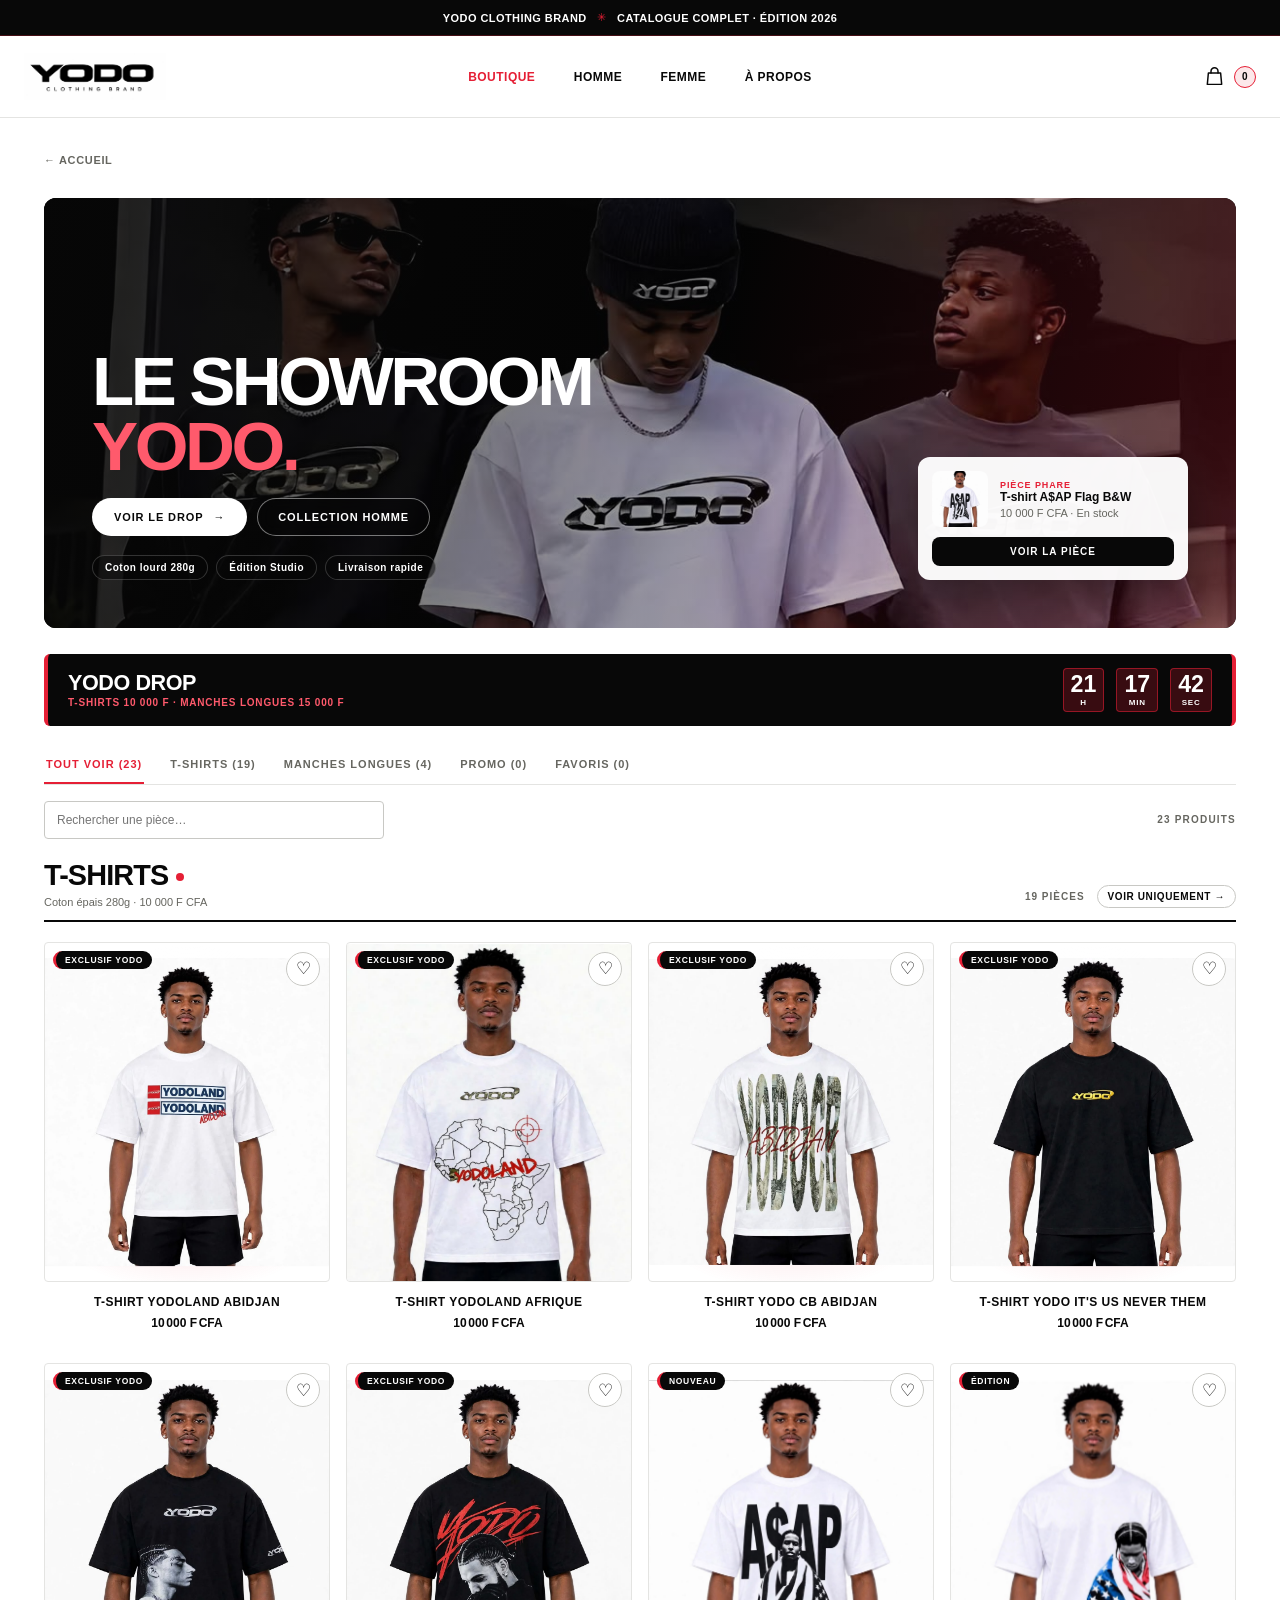
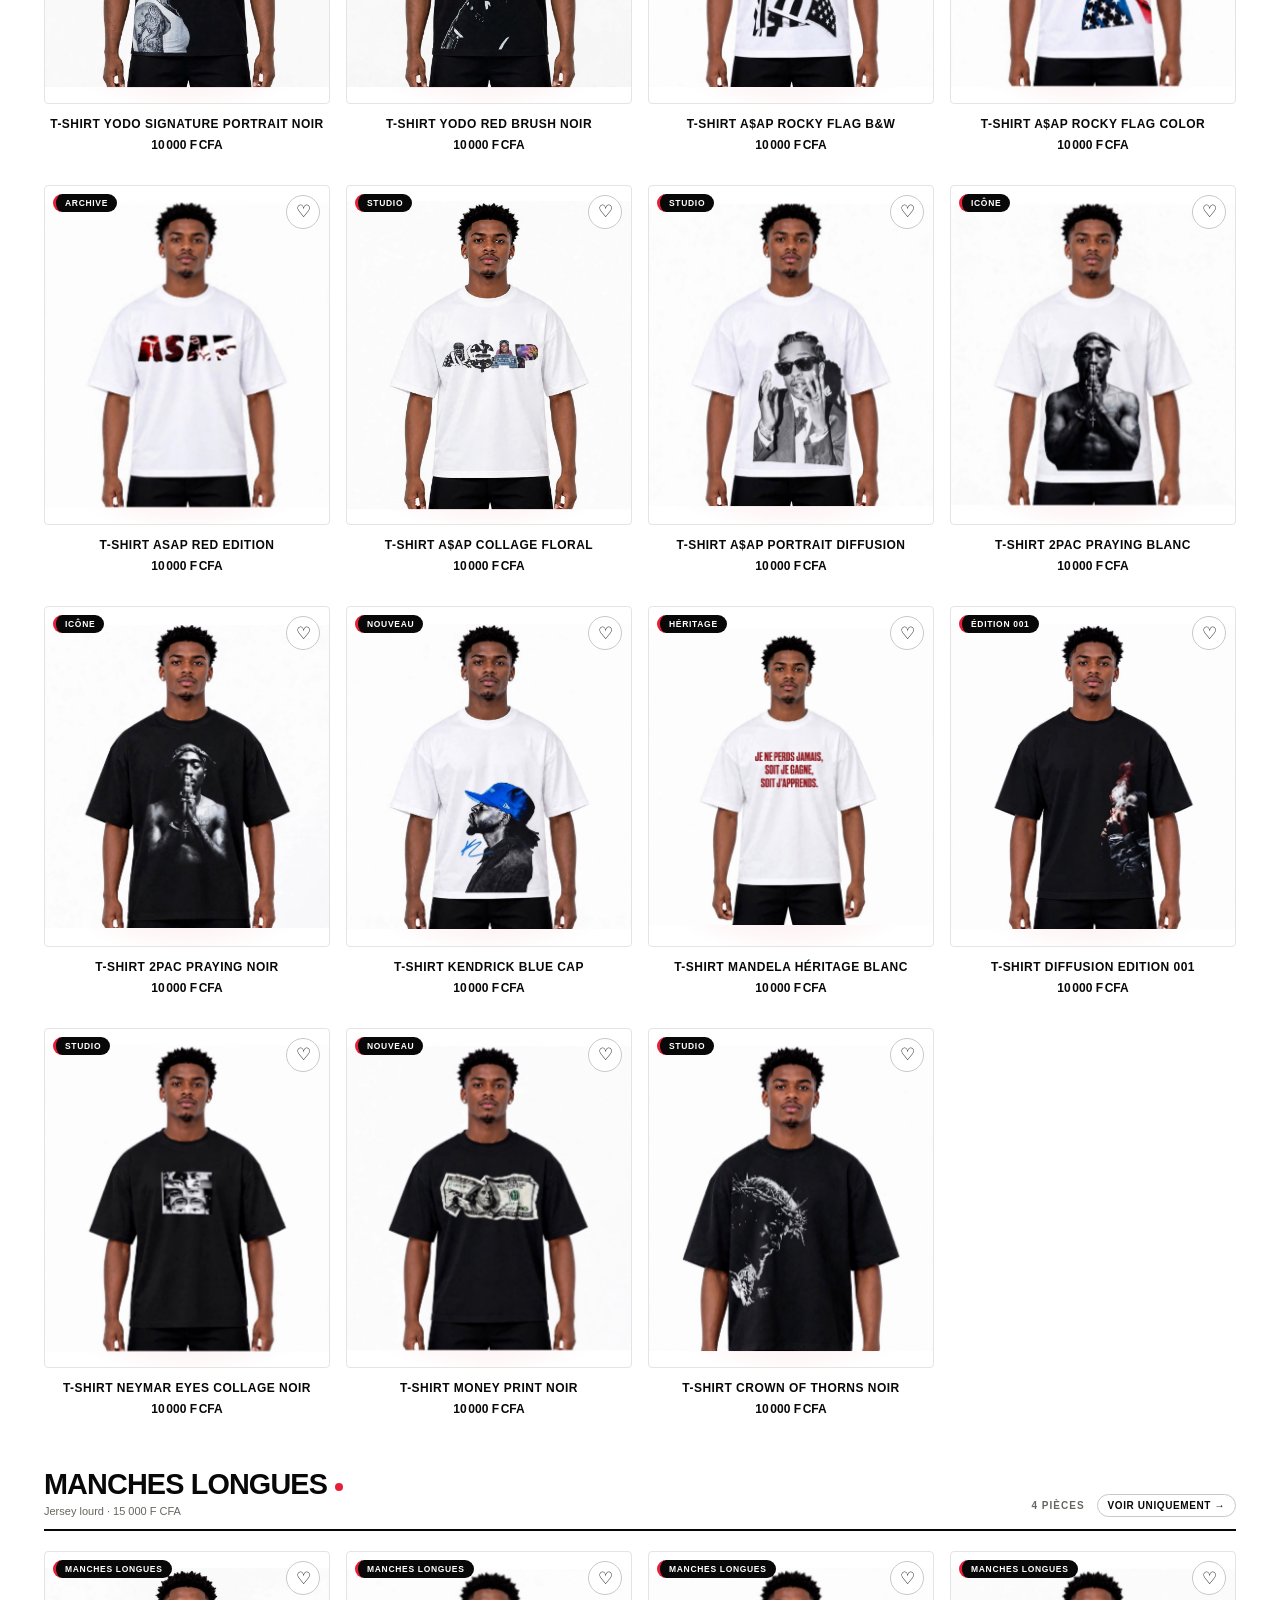
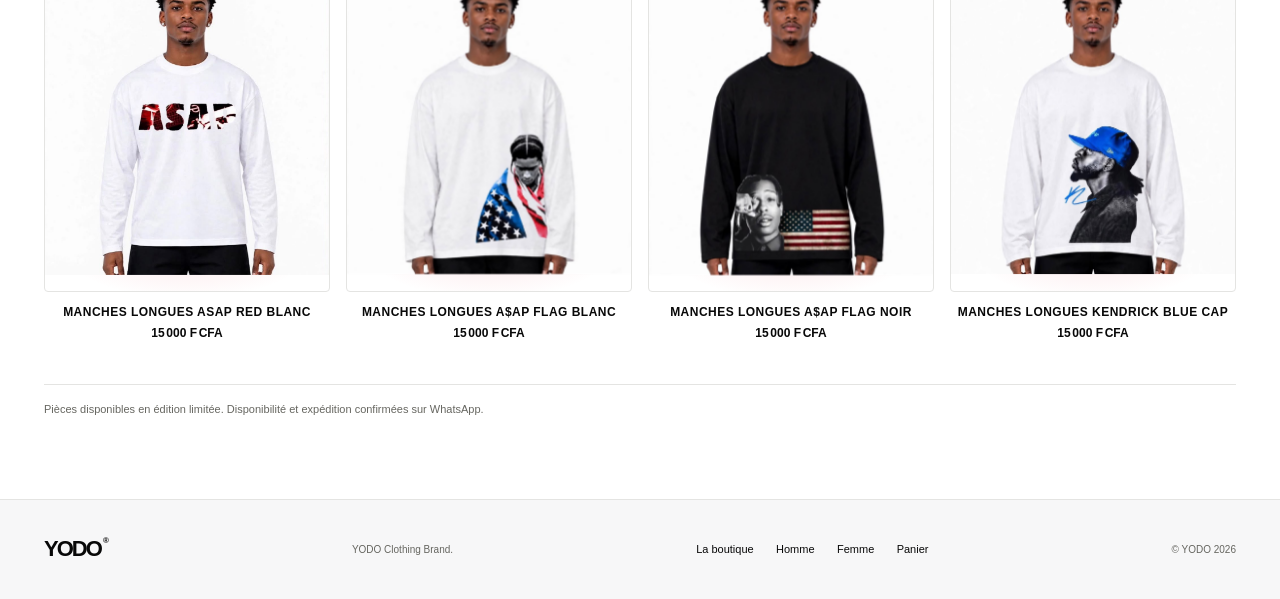
<file: pages/boutique.html>
<!doctype html>
<html lang="fr">
  <head>
    <meta charset="utf-8">
    <meta name="viewport" content="width=device-width, initial-scale=1">
    <meta name="theme-color" content="#FFFFFF">
    <meta name="description" content="Parcourez la boutique officielle YODO : T-shirts 10 000 F CFA et Manches Longues 15 000 F CFA.">
    <title>Boutique - YODO</title>
    <link rel="icon" type="image/svg+xml" href="../favicon.svg">
    <link rel="stylesheet" href="../style.css">
  </head>
  <body data-collection="all">
    <div class="announcement">YODO Clothing Brand <span aria-hidden="true">✳</span> Catalogue Complet · Édition 2026</div>
    <header class="site-header">
      <a class="brand" href="../index.html" aria-label="YODO, accueil"><img src="../assets/images/logo-yodo-brand.jpg" alt="YODO"></a>
      <button class="menu-toggle" type="button" aria-expanded="false" aria-controls="main-nav">Menu</button>
      <nav class="main-nav" id="main-nav" aria-label="Navigation principale">
        <a href="boutique.html" aria-current="page">Boutique</a>
        <a href="homme.html">Homme</a>
        <a href="femme.html">Femme</a>
        <a href="../index.html#histoire">À propos</a>
      </nav>
      <a class="cart-trigger" href="panier.html" data-cart-link aria-label="Ouvrir le panier, 0 article">
        <svg class="cart-icon" viewBox="0 0 24 24" aria-hidden="true" focusable="false">
          <path d="M5 8h14l1.2 13H3.8L5 8Z"/>
          <path d="M8 8V6a4 4 0 0 1 8 0v2"/>
        </svg>
        <span class="cart-count" data-cart-count>0</span>
      </a>
    </header>
    <main class="catalog-page section-wrap">
      <a class="back-link" href="../index.html">← Accueil</a>

      <section class="editorial-hero-banner" aria-labelledby="boutique-title">
        <img class="editorial-hero-bg" src="../assets/images/lookbook-yodo-models.jpg" alt="Trois mannequins portant les créations YODO">
        <div class="editorial-hero-scrim" aria-hidden="true"></div>
        <div class="editorial-hero-content">
          <div class="editorial-hero-left">
            <h1 id="boutique-title">Le Showroom<br><span>YODO.</span></h1>
            <div class="editorial-hero-pills">
              <a class="editorial-pill-primary" href="#product-grid">Voir le drop <span aria-hidden="true">→</span></a>
              <a class="editorial-pill-ghost" href="homme.html">Collection Homme</a>
            </div>
            <div class="editorial-hero-tags">
              <span>Coton lourd 280g</span>
              <span>Édition Studio</span>
              <span>Livraison rapide</span>
            </div>
          </div>
          <a class="editorial-spotlight-card" href="produit.html?id=tee-asap-flag-bw">
            <div class="spotlight-top">
              <img src="../assets/images/products/tee-asap-flag-bw/view-1.jpg" alt="T-shirt A$AP Rocky Flag B&amp;W">
              <div>
                <small>PIÈCE PHARE</small>
                <strong>T-shirt A$AP Flag B&amp;W</strong>
                <span>10 000 F CFA · En stock</span>
              </div>
            </div>
            <span class="spotlight-cta">VOIR LA PIÈCE</span>
          </a>
        </div>
      </section>

      <section class="bms-promo-banner" aria-label="Offre en cours">
        <div class="bms-promo-copy">
          <strong>YODO DROP</strong>
          <span>T-SHIRTS 10 000 F · MANCHES LONGUES 15 000 F</span>
        </div>
        <div class="bms-countdown" aria-label="Temps restant">
          <div><strong id="countdown-hours">21</strong><span>H</span></div>
          <div><strong id="countdown-mins">17</strong><span>MIN</span></div>
          <div><strong id="countdown-secs">07</strong><span>SEC</span></div>
        </div>
      </section>
      <nav class="bms-category-tabs" id="category-tabs" role="tablist" aria-label="Catégories">
        <button type="button" role="tab" class="bms-tab is-active" data-category="all" aria-selected="true">TOUT VOIR</button>
        <button type="button" role="tab" class="bms-tab" data-category="tshirt" aria-selected="false">T-SHIRTS</button>
        <button type="button" role="tab" class="bms-tab" data-category="longsleeve" aria-selected="false">MANCHES LONGUES</button>
        <button type="button" role="tab" class="bms-tab" data-category="promo" aria-selected="false">PROMO</button>
        <button type="button" class="bms-tab bms-tab-fav" id="show-favorites" aria-pressed="false">FAVORIS (<span id="favorite-count">0</span>)</button>
      </nav>
      <div class="bms-toolbar">
        <label class="bms-search-inline" for="catalog-search">
          <span class="sr-only">Rechercher un article</span>
          <input id="catalog-search" type="search" placeholder="Rechercher une pièce…" autocomplete="off">
        </label>
        <p id="filter-count" class="bms-count" aria-live="polite"></p>
      </div>
      <div class="product-grid bms-grid" id="product-grid"></div>
      <p class="product-empty" id="product-empty" role="status" hidden>Aucun article ne correspond à ces critères. Modifiez la recherche ou les filtres.</p>
      <p class="catalog-demo-note">Pièces disponibles en édition limitée. Disponibilité et expédition confirmées sur WhatsApp.</p>
    </main>
    <footer class="site-footer">
      <a class="footer-brand" href="../index.html" aria-label="YODO, retour à l’accueil">YODO<span>®</span></a>
      <p>YODO Clothing Brand.</p>
      <div class="footer-links"><a href="boutique.html">La boutique</a><a href="homme.html">Homme</a><a href="femme.html">Femme</a><a href="panier.html">Panier</a></div>
      <small>© YODO 2026</small>
    </footer>
    <script type="module" src="../js/site-header.js"></script>
    <script type="module" src="../js/catalog-page.js"></script>
    <script src="../js/page-transitions.js"></script>
  </body>
</html>
</file>
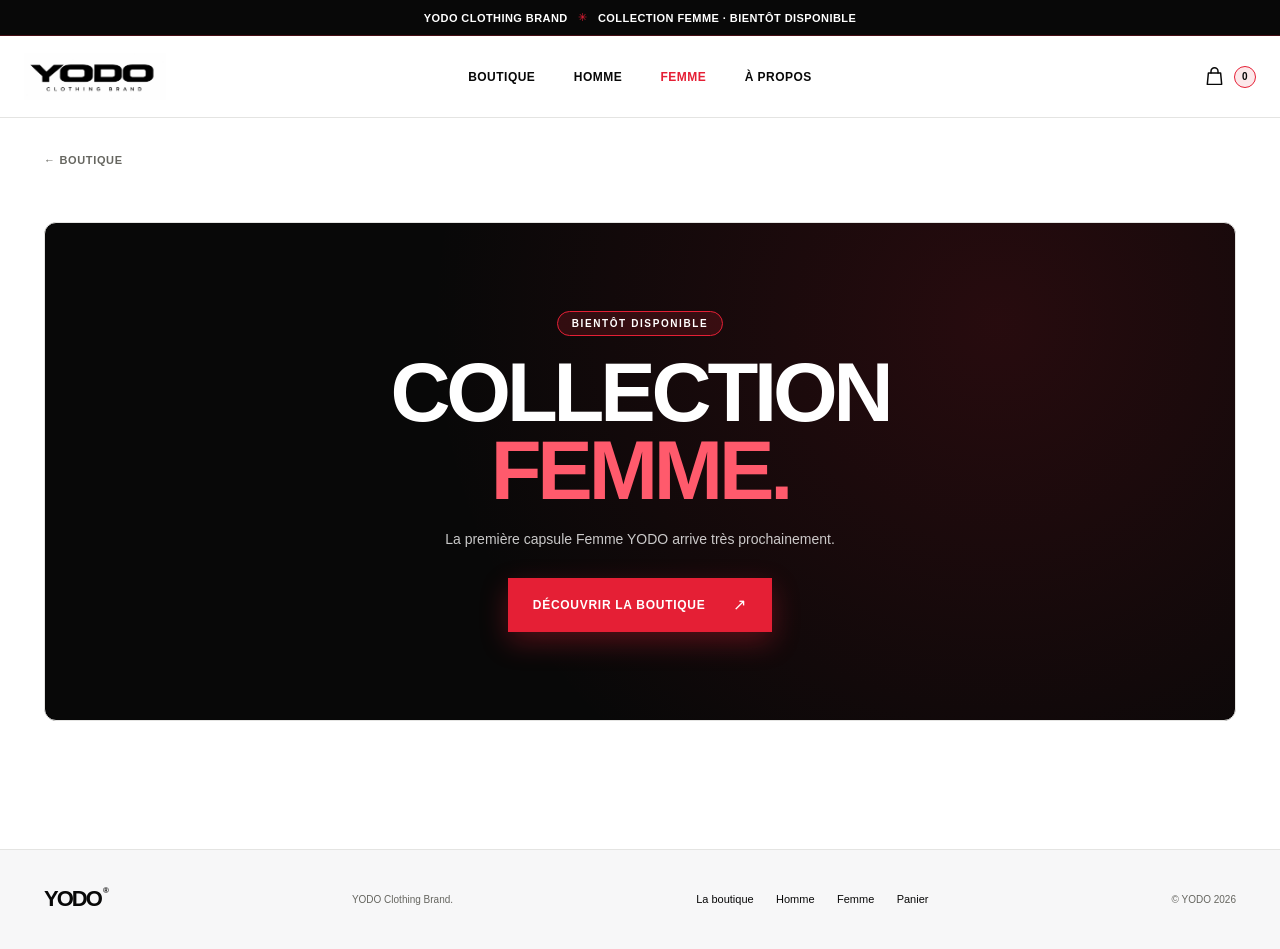
<file: pages/femme.html>
<!doctype html>
<html lang="fr">
  <head>
    <meta charset="utf-8">
    <meta name="viewport" content="width=device-width, initial-scale=1">
    <meta name="theme-color" content="#FFFFFF">
    <meta name="description" content="Collection Femme YODO — Bientôt disponible.">
    <title>Femme - YODO</title>
    <link rel="icon" type="image/svg+xml" href="../favicon.svg">
    <link rel="stylesheet" href="../style.css">
  </head>
  <body data-collection="femme">
    <div class="announcement">YODO Clothing Brand <span aria-hidden="true">✳</span> Collection Femme · Bientôt disponible</div>
    <header class="site-header">
      <a class="brand" href="../index.html" aria-label="YODO, accueil"><img src="../assets/images/logo-yodo-brand.jpg" alt="YODO"></a>
      <button class="menu-toggle" type="button" aria-expanded="false" aria-controls="main-nav">Menu</button>
      <nav class="main-nav" id="main-nav" aria-label="Navigation principale">
        <a href="boutique.html">Boutique</a>
        <a href="homme.html">Homme</a>
        <a href="femme.html" aria-current="page">Femme</a>
        <a href="../index.html#histoire">À propos</a>
      </nav>
      <a class="cart-trigger" href="panier.html" data-cart-link aria-label="Ouvrir le panier, 0 article">
        <svg class="cart-icon" viewBox="0 0 24 24" aria-hidden="true" focusable="false">
          <path d="M5 8h14l1.2 13H3.8L5 8Z"/>
          <path d="M8 8V6a4 4 0 0 1 8 0v2"/>
        </svg>
        <span class="cart-count" data-cart-count>0</span>
      </a>
    </header>
    <main class="catalog-page section-wrap">
      <a class="back-link" href="boutique.html">← Boutique</a>
      <section class="coming-soon-panel" aria-labelledby="femme-title">
        <span class="coming-soon-badge">BIENTÔT DISPONIBLE</span>
        <h1 id="femme-title">Collection<br><span>Femme.</span></h1>
        <p class="coming-soon-sub">La première capsule Femme YODO arrive très prochainement.</p>
        <a class="button hero-cta" href="boutique.html">Découvrir la boutique <span aria-hidden="true">↗</span></a>
      </section>
    </main>
    <footer class="site-footer">
      <a class="footer-brand" href="../index.html" aria-label="YODO, retour à l’accueil">YODO<span>®</span></a>
      <p>YODO Clothing Brand.</p>
      <div class="footer-links"><a href="boutique.html">La boutique</a><a href="homme.html">Homme</a><a href="femme.html">Femme</a><a href="panier.html">Panier</a></div>
      <small>© YODO 2026</small>
    </footer>
    <script type="module" src="../js/site-header.js"></script>
    <script src="../js/page-transitions.js"></script>
  </body>
</html>
</file>
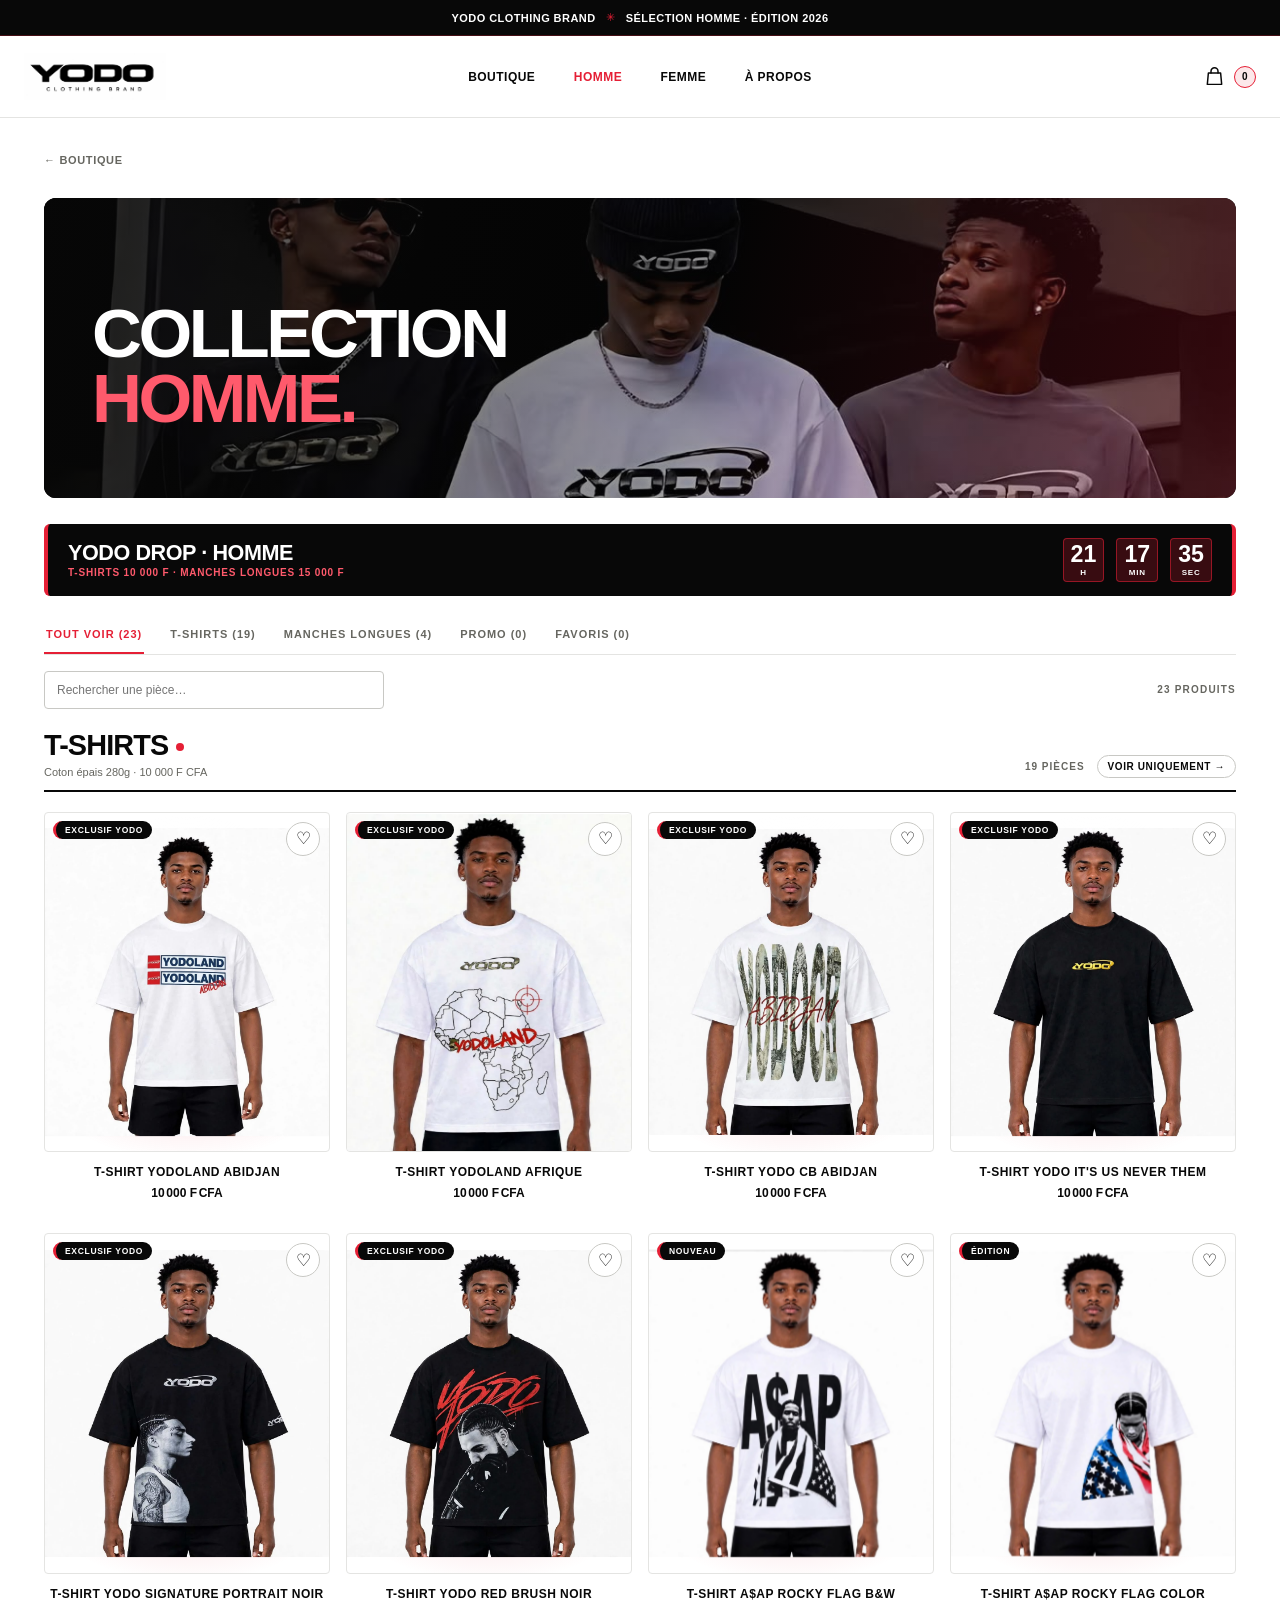
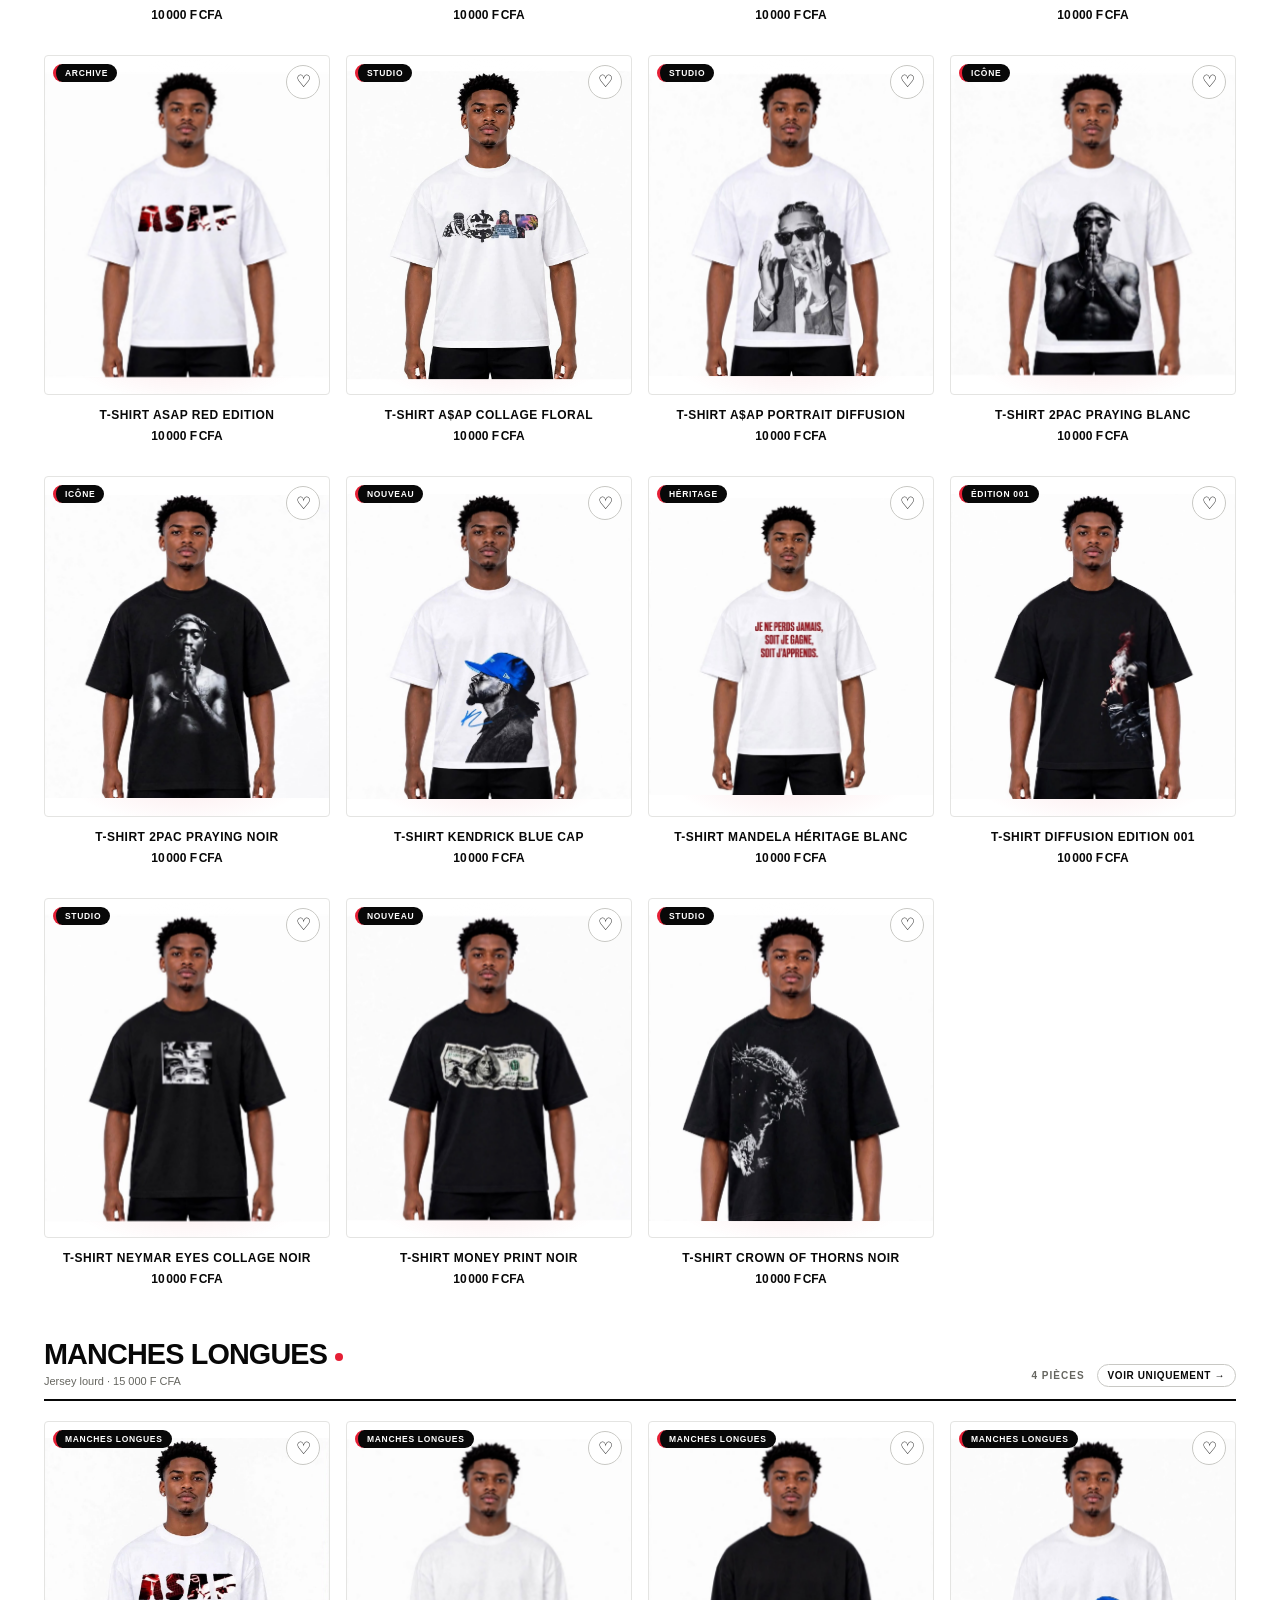
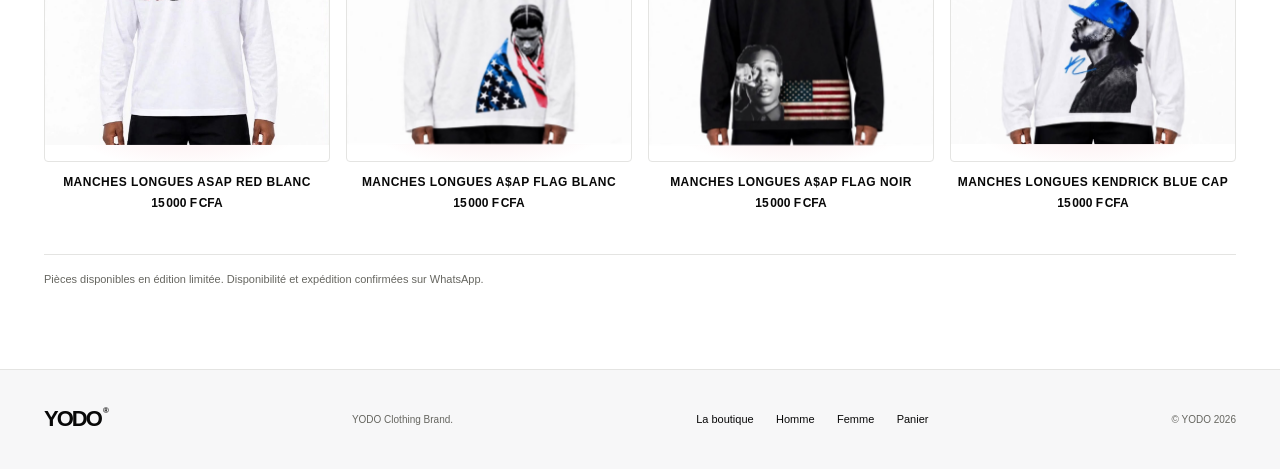
<file: pages/homme.html>
<!doctype html>
<html lang="fr">
  <head>
    <meta charset="utf-8">
    <meta name="viewport" content="width=device-width, initial-scale=1">
    <meta name="theme-color" content="#FFFFFF">
    <meta name="description" content="Collection Homme YODO : T-shirts et manches longues édition studio.">
    <title>Homme - YODO</title>
    <link rel="icon" type="image/svg+xml" href="../favicon.svg">
    <link rel="stylesheet" href="../style.css">
  </head>
  <body data-collection="homme">
    <div class="announcement">YODO Clothing Brand <span aria-hidden="true">✳</span> Sélection Homme · Édition 2026</div>
    <header class="site-header">
      <a class="brand" href="../index.html" aria-label="YODO, accueil"><img src="../assets/images/logo-yodo-brand.jpg" alt="YODO"></a>
      <button class="menu-toggle" type="button" aria-expanded="false" aria-controls="main-nav">Menu</button>
      <nav class="main-nav" id="main-nav" aria-label="Navigation principale">
        <a href="boutique.html">Boutique</a>
        <a href="homme.html" aria-current="page">Homme</a>
        <a href="femme.html">Femme</a>
        <a href="../index.html#histoire">À propos</a>
      </nav>
      <a class="cart-trigger" href="panier.html" data-cart-link aria-label="Ouvrir le panier, 0 article">
        <svg class="cart-icon" viewBox="0 0 24 24" aria-hidden="true" focusable="false">
          <path d="M5 8h14l1.2 13H3.8L5 8Z"/>
          <path d="M8 8V6a4 4 0 0 1 8 0v2"/>
        </svg>
        <span class="cart-count" data-cart-count>0</span>
      </a>
    </header>
    <main class="catalog-page section-wrap">
      <a class="back-link" href="boutique.html">← Boutique</a>
      <section class="editorial-hero-banner editorial-hero-compact" aria-labelledby="homme-title">
        <img class="editorial-hero-bg" src="../assets/images/lookbook-yodo-models.jpg" alt="Collection Homme YODO">
        <div class="editorial-hero-scrim" aria-hidden="true"></div>
        <div class="editorial-hero-content">
          <div class="editorial-hero-left">
            <h1 id="homme-title">Collection<br><span>Homme.</span></h1>
          </div>
        </div>
      </section>
      <section class="bms-promo-banner" aria-label="Offre en cours">
        <div class="bms-promo-copy">
          <strong>YODO DROP · HOMME</strong>
          <span>T-SHIRTS 10 000 F · MANCHES LONGUES 15 000 F</span>
        </div>
        <div class="bms-countdown" aria-label="Temps restant">
          <div><strong id="countdown-hours">21</strong><span>H</span></div>
          <div><strong id="countdown-mins">17</strong><span>MIN</span></div>
          <div><strong id="countdown-secs">07</strong><span>SEC</span></div>
        </div>
      </section>
      <nav class="bms-category-tabs" id="category-tabs" role="tablist" aria-label="Catégories">
        <button type="button" role="tab" class="bms-tab is-active" data-category="all" aria-selected="true">TOUT VOIR</button>
        <button type="button" role="tab" class="bms-tab" data-category="tshirt" aria-selected="false">T-SHIRTS</button>
        <button type="button" role="tab" class="bms-tab" data-category="longsleeve" aria-selected="false">MANCHES LONGUES</button>
        <button type="button" role="tab" class="bms-tab" data-category="promo" aria-selected="false">PROMO</button>
        <button type="button" class="bms-tab bms-tab-fav" id="show-favorites" aria-pressed="false">FAVORIS (<span id="favorite-count">0</span>)</button>
      </nav>
      <div class="bms-toolbar">
        <label class="bms-search-inline" for="catalog-search">
          <span class="sr-only">Rechercher un article</span>
          <input id="catalog-search" type="search" placeholder="Rechercher une pièce…" autocomplete="off">
        </label>
        <p id="filter-count" class="bms-count" aria-live="polite"></p>
      </div>
      <div class="product-grid bms-grid" id="product-grid"></div>
      <p class="product-empty" id="product-empty" role="status" hidden>Aucun article ne correspond à ces critères. Modifiez la recherche ou les filtres.</p>
      <p class="catalog-demo-note">Pièces disponibles en édition limitée. Disponibilité et expédition confirmées sur WhatsApp.</p>
    </main>
    <footer class="site-footer">
      <a class="footer-brand" href="../index.html" aria-label="YODO, retour à l’accueil">YODO<span>®</span></a>
      <p>YODO Clothing Brand.</p>
      <div class="footer-links"><a href="boutique.html">La boutique</a><a href="homme.html">Homme</a><a href="femme.html">Femme</a><a href="panier.html">Panier</a></div>
      <small>© YODO 2026</small>
    </footer>
    <script type="module" src="../js/site-header.js"></script>
    <script type="module" src="../js/catalog-page.js"></script>
    <script src="../js/page-transitions.js"></script>
  </body>
</html>
</file>
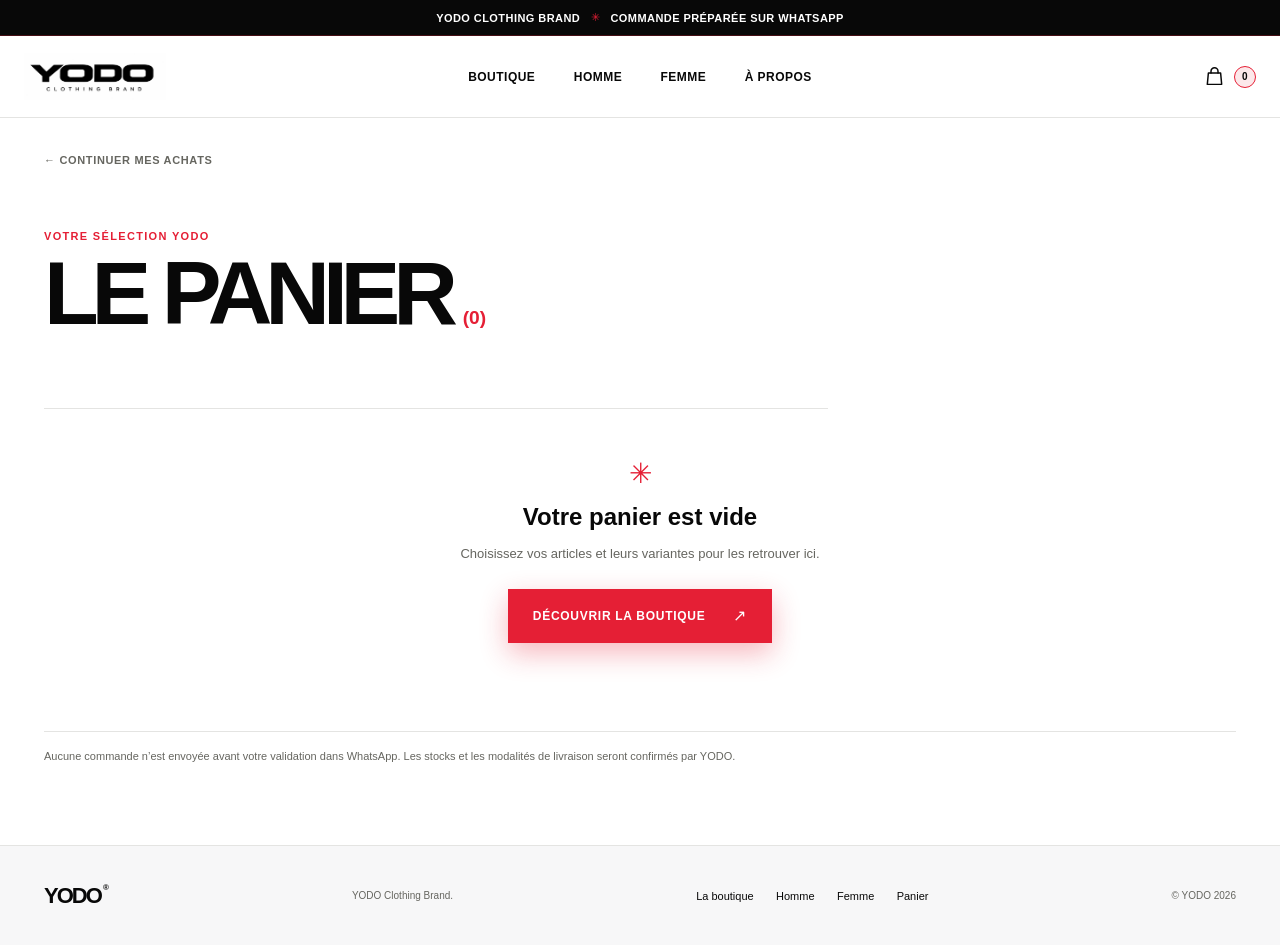
<file: pages/panier.html>
<!doctype html>
<html lang="fr">
  <head>
    <meta charset="utf-8">
    <meta name="viewport" content="width=device-width, initial-scale=1">
    <meta name="theme-color" content="#FFFFFF">
    <meta name="description" content="Retrouvez votre sélection YODO et préparez votre commande par WhatsApp.">
    <title>Votre panier - YODO</title>
    <link rel="icon" type="image/svg+xml" href="../favicon.svg">
    <link rel="stylesheet" href="../style.css">
  </head>
  <body>
    <div class="announcement">YODO Clothing Brand <span aria-hidden="true">✳</span> Commande préparée sur WhatsApp</div>
    <header class="site-header">
      <a class="brand" href="../index.html" aria-label="YODO, accueil"><img src="../assets/images/logo-yodo-brand.jpg" alt="YODO"></a>
      <button class="menu-toggle" type="button" aria-expanded="false" aria-controls="main-nav">Menu</button>
      <nav class="main-nav" id="main-nav" aria-label="Navigation principale">
        <a href="boutique.html">Boutique</a>
        <a href="homme.html">Homme</a>
        <a href="femme.html">Femme</a>
        <a href="../index.html#histoire">À propos</a>
      </nav>
      <a class="cart-trigger" href="panier.html" data-cart-link aria-current="page" aria-label="Votre panier, 0 article">
        <svg class="cart-icon" viewBox="0 0 24 24" aria-hidden="true" focusable="false">
          <path d="M5 8h14l1.2 13H3.8L5 8Z"/>
          <path d="M8 8V6a4 4 0 0 1 8 0v2"/>
        </svg>
        <span class="cart-count" data-cart-count>0</span>
      </a>
    </header>
    <main class="cart-page section-wrap">
      <a class="back-link" href="boutique.html">← Continuer mes achats</a>
      <header class="cart-page-heading">
        <p class="section-kicker">Votre sélection YODO</p>
        <h1>Le panier <span id="cart-page-count">(0)</span></h1>
      </header>
      <p class="cart-page-status" id="cart-page-status" role="status" aria-live="polite"></p>
      <div class="cart-page-layout">
        <section class="cart-page-items" id="cart-page-items" aria-label="Articles du panier"></section>
        <section class="cart-page-summary" id="cart-page-summary" aria-labelledby="cart-total-heading">
          <h2 id="cart-total-heading">Récapitulatif</h2>
          <p><span>Sous-total</span><strong id="cart-page-total">0 F CFA</strong></p>
          <small>Disponibilité immédiate et livraison confirmées par notre équipe WhatsApp.</small>
          <div class="whatsapp-dual-actions">
            <a class="button hero-cta checkout-button" id="whatsapp-order" hidden target="_blank" rel="noopener noreferrer">Commander · +225 07 08 92 46 26 <span aria-hidden="true">↗</span></a>
            <a class="button checkout-button checkout-button-secondary" id="whatsapp-order-2" hidden target="_blank" rel="noopener noreferrer">Commander · +225 05 04 80 29 22 <span aria-hidden="true">↗</span></a>
          </div>
        </section>
      </div>
      <div class="cart-page-empty" id="cart-page-empty" hidden>
        <span aria-hidden="true">✳</span>
        <h2>Votre panier est vide</h2>
        <p>Choisissez vos articles et leurs variantes pour les retrouver ici.</p>
        <a class="button hero-cta" href="boutique.html">Découvrir la boutique <span aria-hidden="true">↗</span></a>
      </div>
      <p class="catalog-demo-note">Aucune commande n’est envoyée avant votre validation dans WhatsApp. Les stocks et les modalités de livraison seront confirmés par YODO.</p>
    </main>
    <footer class="site-footer">
      <a class="footer-brand" href="../index.html" aria-label="YODO, retour à l’accueil">YODO<span>®</span></a>
      <p>YODO Clothing Brand.</p>
      <div class="footer-links"><a href="boutique.html">La boutique</a><a href="homme.html">Homme</a><a href="femme.html">Femme</a><a href="panier.html">Panier</a></div>
      <small>© YODO 2026</small>
    </footer>
    <script type="module" src="../js/site-header.js"></script>
    <script type="module" src="../js/cart-page.js"></script>
    <script src="../js/page-transitions.js"></script>
  </body>
</html>
</file>
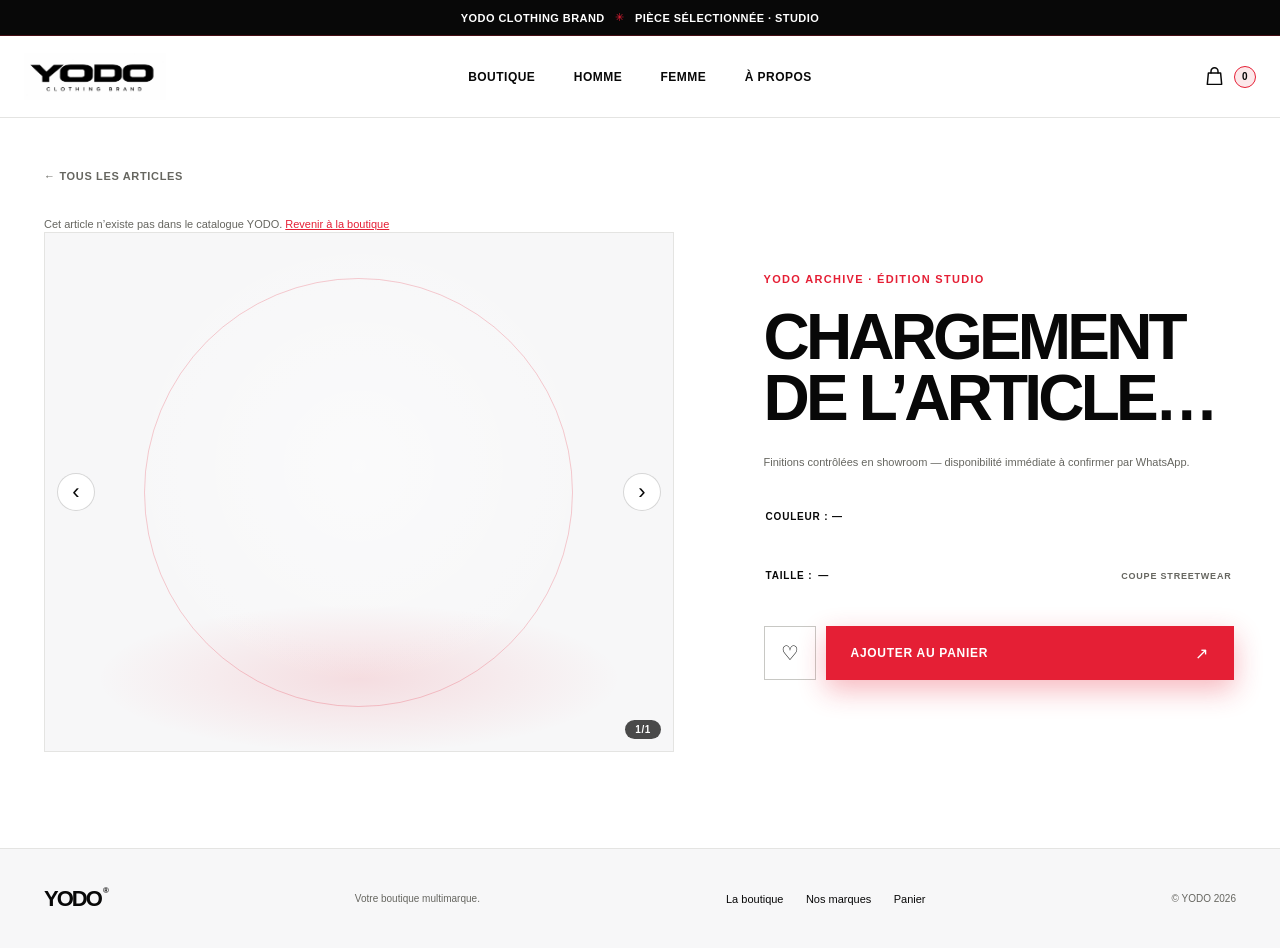
<file: pages/produit.html>
<!doctype html>
<html lang="fr">
  <head>
    <meta charset="utf-8">
    <meta name="viewport" content="width=device-width, initial-scale=1">
    <meta name="theme-color" content="#FFFFFF">
    <meta name="description" content="Fiche pièce streetwear YODO, showroom multimarque.">
    <title>Article - YODO</title>
    <link rel="icon" type="image/svg+xml" href="../favicon.svg">
    <link rel="stylesheet" href="../style.css">
  </head>
  <body>
    <div class="announcement">YODO Clothing Brand <span aria-hidden="true">✳</span> Pièce Sélectionnée · Studio</div>
    <header class="site-header">
      <a class="brand" href="../index.html" aria-label="YODO, accueil">
        <img src="../assets/images/logo-yodo-brand.jpg" alt="YODO">
      </a>
      <button class="menu-toggle" type="button" aria-expanded="false" aria-controls="main-nav">Menu</button>
      <nav class="main-nav" id="main-nav" aria-label="Navigation principale">
        <a href="boutique.html">Boutique</a>
        <a href="homme.html">Homme</a>
        <a href="femme.html">Femme</a>
        <a href="../index.html#histoire">À propos</a>
      </nav>
      <a class="cart-trigger product-page-cart" href="panier.html" data-cart-link aria-label="Ouvrir le panier, 0 article">
        <svg class="cart-icon" viewBox="0 0 24 24" aria-hidden="true" focusable="false">
          <path d="M5 8h14l1.2 13H3.8L5 8Z"/>
          <path d="M8 8V6a4 4 0 0 1 8 0v2"/>
        </svg>
        <span class="cart-count" data-cart-count>0</span>
      </a>
    </header>

    <main class="product-detail-page section-wrap">
      <a class="back-link" href="boutique.html">← Tous les articles</a>
      <p class="product-page-error" id="product-error" role="status" hidden>
        Cet article n’existe pas dans le catalogue YODO.
        <a href="boutique.html">Revenir à la boutique</a>
      </p>
      <section class="product-detail-layout" id="product-detail" aria-labelledby="product-title">
        <div class="product-detail-media">
          <div class="product-detail-visual" id="product-visual">
            <button type="button" class="gallery-nav gallery-prev" id="gallery-prev" aria-label="Photo précédente" hidden>‹</button>
            <button type="button" class="gallery-nav gallery-next" id="gallery-next" aria-label="Photo suivante" hidden>›</button>
            <span class="gallery-counter-pill" id="gallery-counter">1/1</span>
            <div class="gallery-dots" id="gallery-dots" aria-hidden="true"></div>
          </div>
          <div class="product-gallery-thumbs" id="product-thumbs" aria-label="Vues du produit" hidden></div>
        </div>
        <div class="product-detail-copy">
          <p class="section-kicker">YODO Archive · Édition Studio</p>
          <div class="detail-price-row">
            <p class="product-detail-price" id="product-price"></p>
            <span class="detail-discount-badge" id="product-discount" hidden></span>
            <s class="detail-old-price" id="product-old-price" hidden></s>
          </div>
          <h1 id="product-title">Chargement de l’article…</h1>
          <p class="product-detail-description" id="product-description"></p>
          <p class="product-demo-note">Finitions contrôlées en showroom — disponibilité immédiate à confirmer par WhatsApp.</p>

          <form id="product-form">
            <fieldset class="color-options">
              <legend>Couleur : <strong id="selected-color-name">—</strong></legend>
              <div class="color-swatch-grid" id="product-colors"></div>
            </fieldset>

            <fieldset class="size-options">
              <legend>Taille : <strong id="selected-size-name">—</strong> <span class="size-fit-note">Coupe Streetwear</span></legend>
              <div class="size-pill-grid" id="product-sizes"></div>
            </fieldset>

            <div class="detail-desktop-actions">
              <button class="detail-favorite-icon" id="favorite-product" type="button" aria-pressed="false" aria-label="Ajouter aux favoris">♡</button>
              <button class="button hero-cta product-add-button" type="submit">AJOUTER AU PANIER <span aria-hidden="true">↗</span></button>
            </div>
            <p class="product-page-status" id="product-status" role="status" aria-live="polite"></p>
          </form>
        </div>
      </section>
    </main>

    <div class="mobile-sticky-bar" id="mobile-sticky-bar">
      <button class="sticky-fav-btn" id="sticky-favorite-product" type="button" aria-pressed="false" aria-label="Ajouter aux favoris">♡</button>
      <button class="sticky-add-btn" id="sticky-add-button" type="button">AJOUTER AU PANIER</button>
    </div>

    <footer class="site-footer">
      <a class="footer-brand" href="../index.html" aria-label="YODO, retour à l’accueil">YODO<span>®</span></a>
      <p>Votre boutique multimarque.</p>
      <div class="footer-links"><a href="boutique.html">La boutique</a><a href="../index.html#histoire">Nos marques</a><a href="panier.html">Panier</a></div>
      <small>© YODO 2026</small>
    </footer>
    <script type="module" src="../js/site-header.js"></script>
    <script type="module" src="../js/product-page.js"></script>
    <script src="../js/page-transitions.js"></script>
  </body>
</html>
</file>
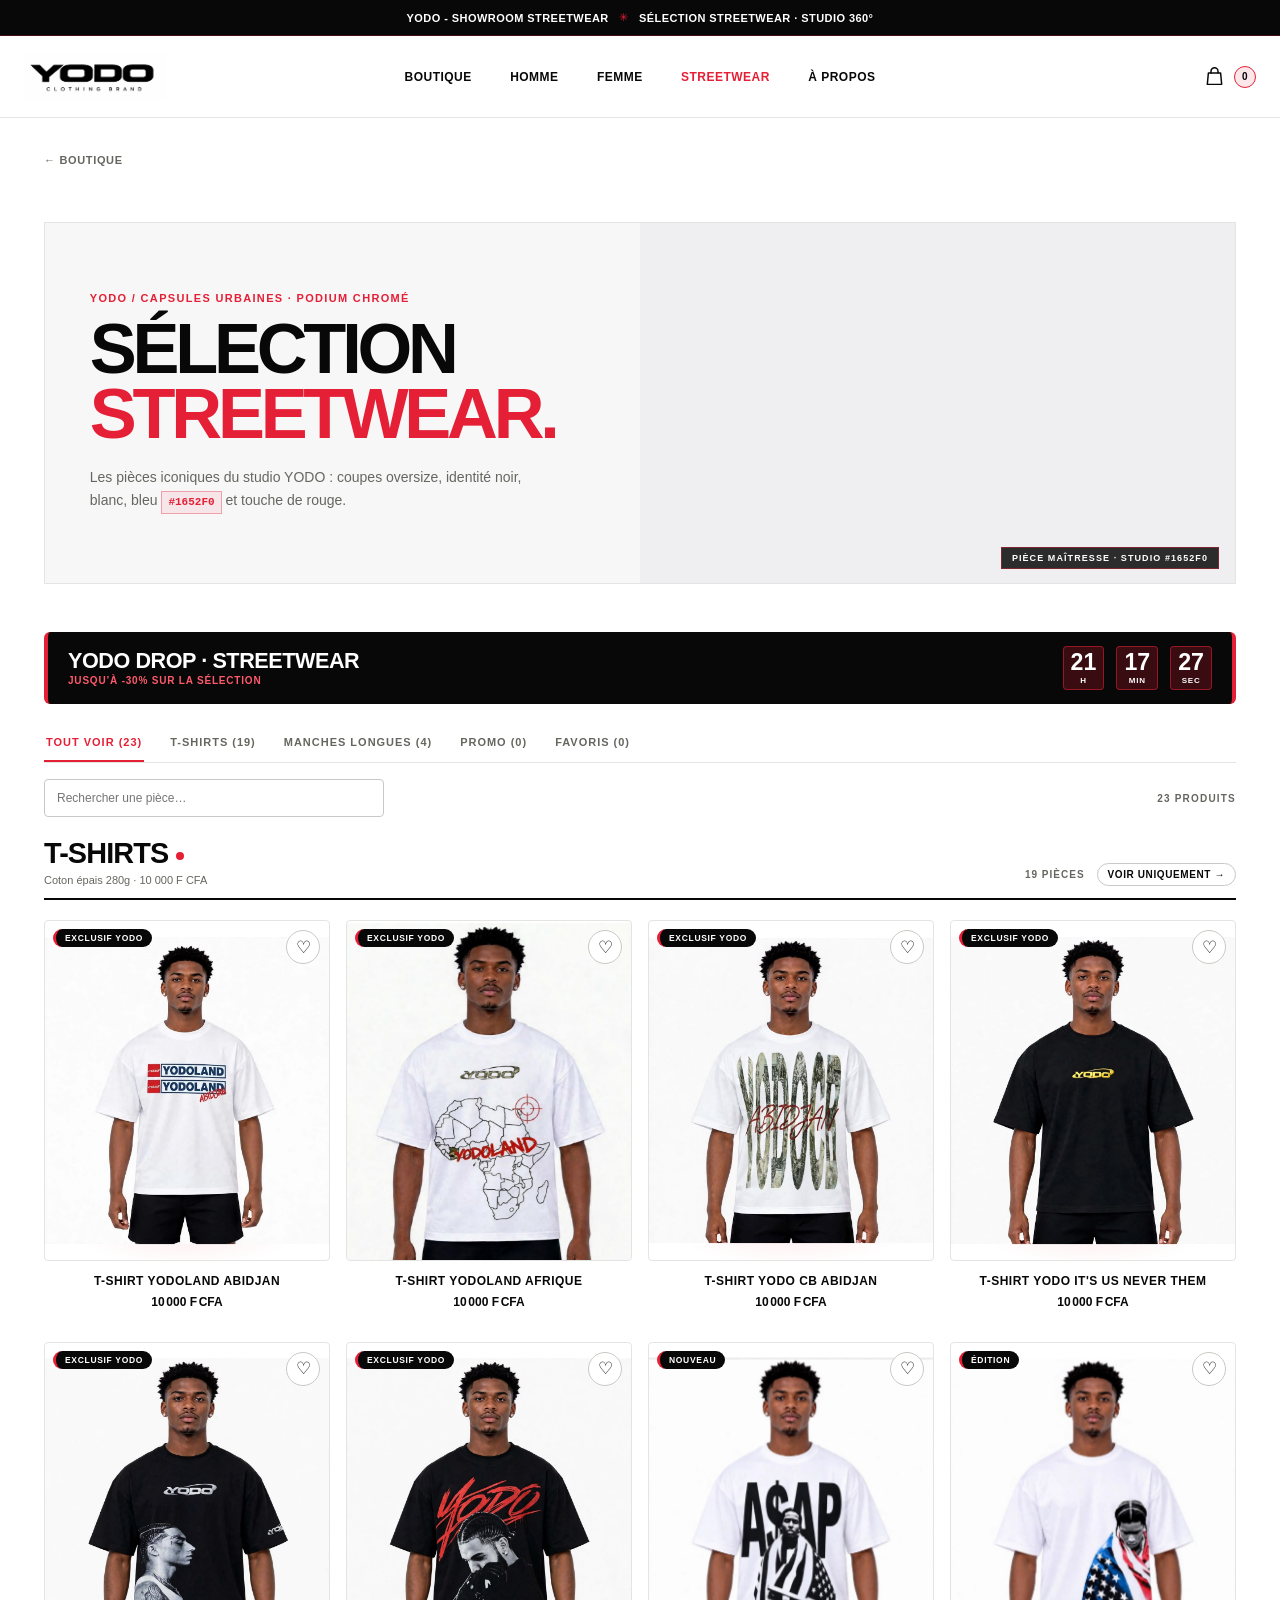
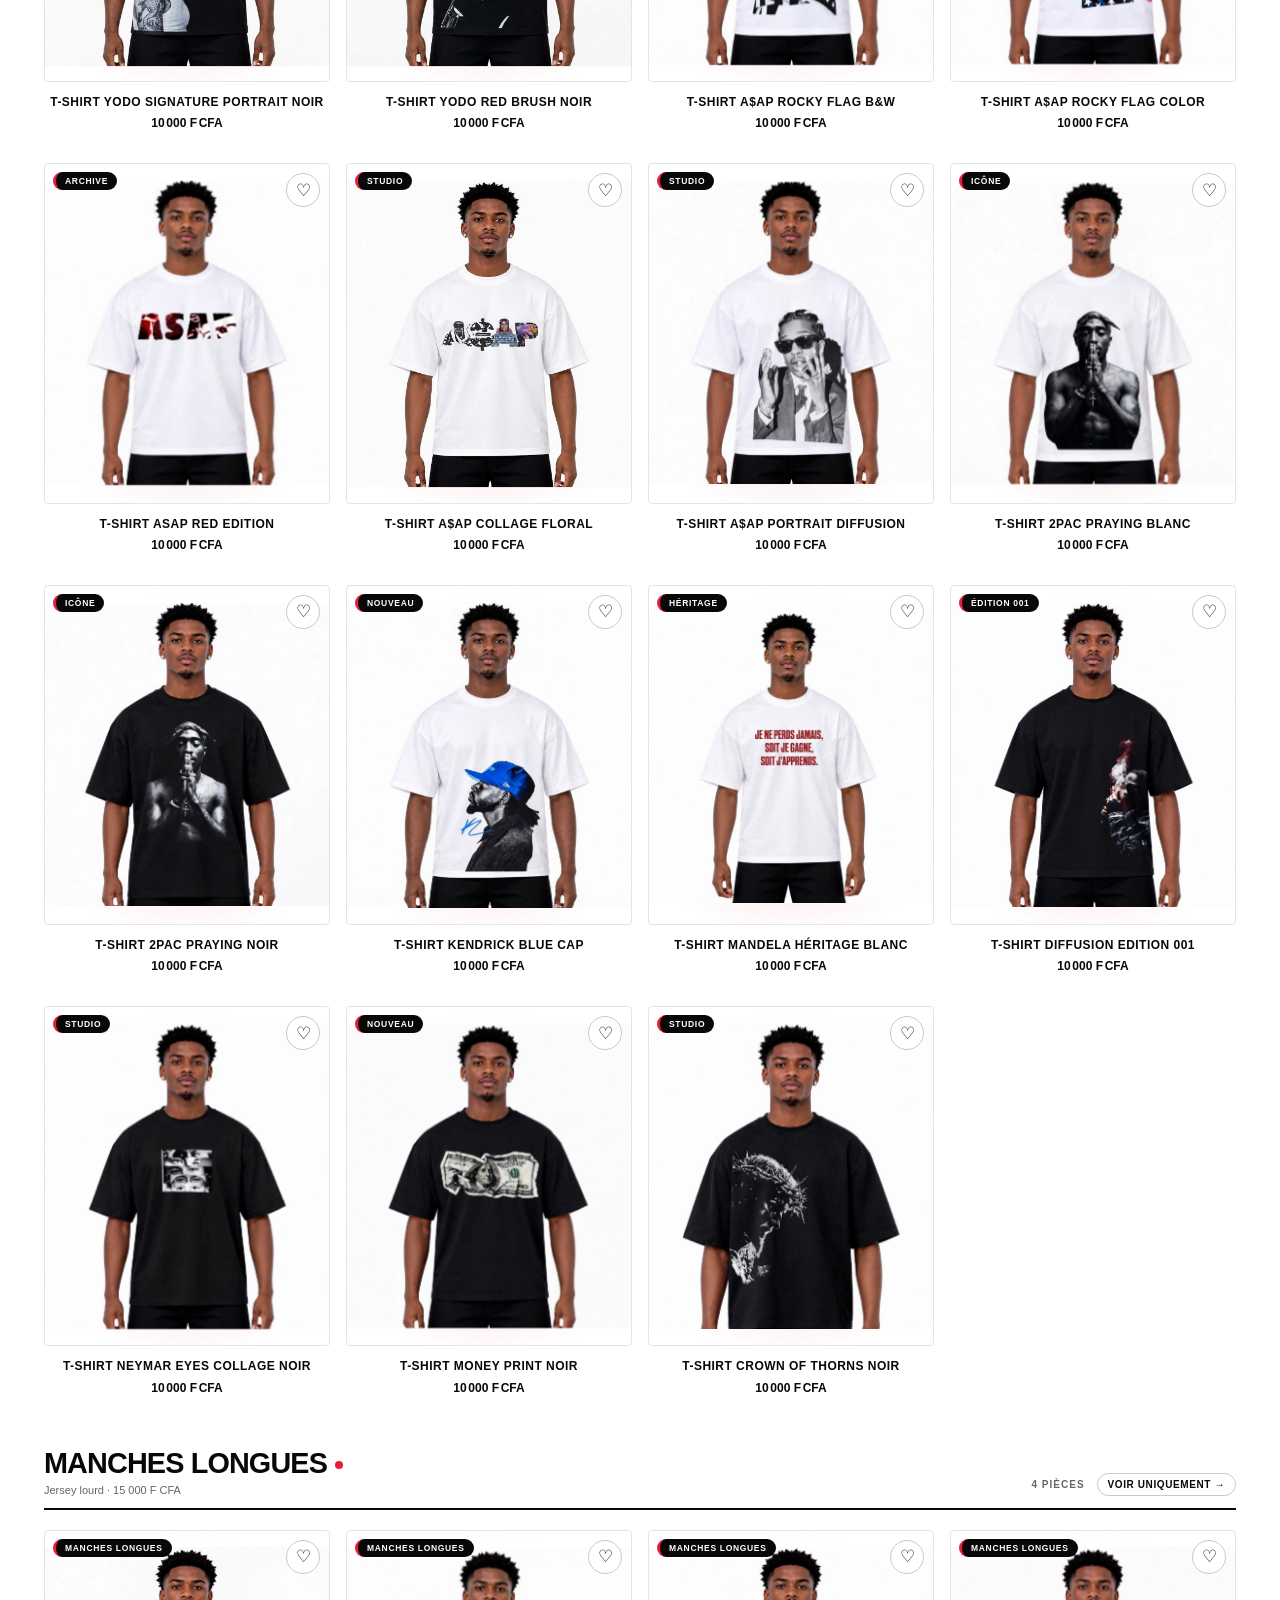
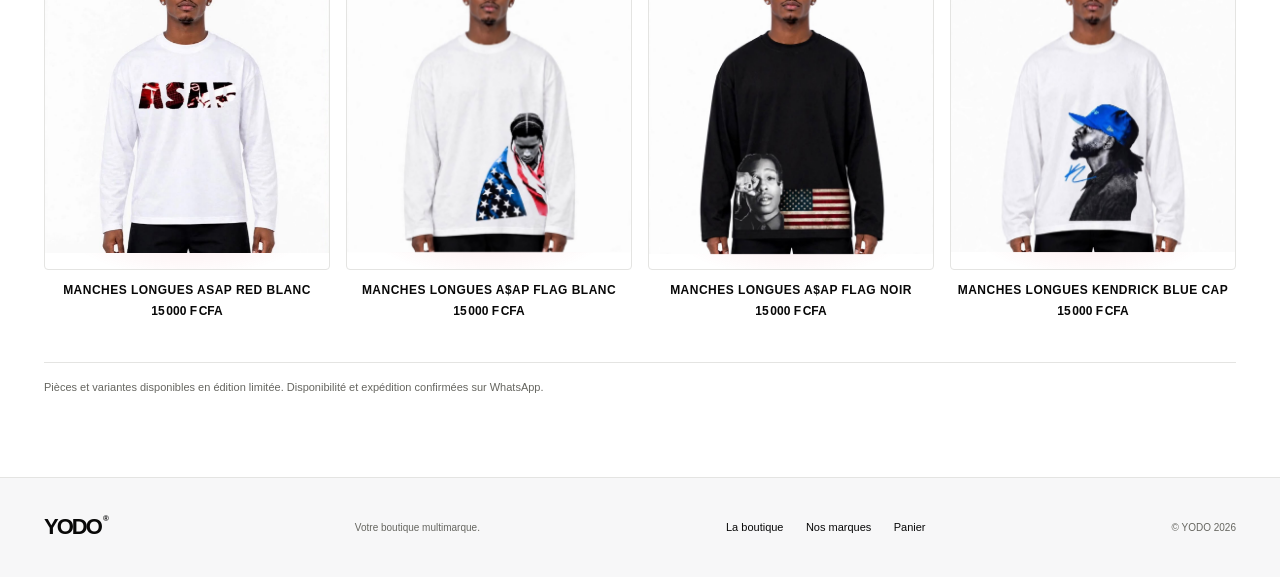
<file: pages/streetwear.html>
<!doctype html>
<html lang="fr">
  <head>
    <meta charset="utf-8">
    <meta name="viewport" content="width=device-width, initial-scale=1">
    <meta name="theme-color" content="#FFFFFF">
    <meta name="description" content="Explorez la sélection Streetwear YODO : pièces maîtresses sur podium chromé, éclairage studio noir et rouge.">
    <title>Streetwear - YODO</title>
    <link rel="stylesheet" href="../style.css">
  </head>
  <body data-collection="streetwear">
    <div class="announcement">YODO - Showroom Streetwear <span aria-hidden="true">✳</span> Sélection Streetwear · Studio 360°</div>
    <header class="site-header">
      <a class="brand" href="../index.html" aria-label="YODO, accueil"><img src="../assets/images/logo-yodo-brand.jpg" alt="YODO"></a>
      <button class="menu-toggle" type="button" aria-expanded="false" aria-controls="main-nav">Menu</button>
      <nav class="main-nav" id="main-nav" aria-label="Navigation principale">
        <a href="boutique.html">Boutique</a>
        <a href="homme.html">Homme</a>
        <a href="femme.html">Femme</a>
        <a href="streetwear.html" aria-current="page">Streetwear</a>
        <a href="../index.html#histoire">À propos</a>
      </nav>
      <a class="cart-trigger" href="panier.html" data-cart-link aria-label="Ouvrir le panier, 0 article">
        <svg class="cart-icon" viewBox="0 0 24 24" aria-hidden="true" focusable="false">
          <path d="M5 8h14l1.2 13H3.8L5 8Z"/>
          <path d="M8 8V6a4 4 0 0 1 8 0v2"/>
        </svg>
        <span class="cart-count" data-cart-count>0</span>
      </a>
    </header>
    <main class="catalog-page section-wrap">
      <a class="back-link" href="boutique.html">← Boutique</a>
      <section class="collection-hero-banner" aria-labelledby="streetwear-title">
        <div class="collection-banner-copy">
          <p class="section-kicker">YODO / Capsules Urbaines · Podium Chromé</p>
          <h1 id="streetwear-title">Sélection<br><span>Streetwear.</span></h1>
          <p>Les pièces iconiques du studio YODO : coupes oversize, identité noir, blanc, bleu <code class="hex-badge">#1652F0</code> et touche de rouge.</p>
        </div>
        <div class="collection-banner-media">
          <span class="banner-caption">PIÈCE MAÎTRESSE · STUDIO #1652F0</span>
        </div>
      </section>
      <section class="bms-promo-banner" aria-label="Offre en cours">
        <div class="bms-promo-copy">
          <strong>YODO DROP · STREETWEAR</strong>
          <span>JUSQU’À -30% SUR LA SÉLECTION</span>
        </div>
        <div class="bms-countdown" aria-label="Temps restant">
          <div><strong id="countdown-hours">21</strong><span>H</span></div>
          <div><strong id="countdown-mins">17</strong><span>MIN</span></div>
          <div><strong id="countdown-secs">07</strong><span>SEC</span></div>
        </div>
      </section>
      <nav class="bms-category-tabs" id="category-tabs" role="tablist" aria-label="Catégories">
        <button type="button" role="tab" class="bms-tab is-active" data-category="all" aria-selected="true">TOUT VOIR</button>
        <button type="button" role="tab" class="bms-tab" data-category="tshirt" aria-selected="false">T-SHIRTS</button>
        <button type="button" role="tab" class="bms-tab" data-category="longsleeve" aria-selected="false">MANCHES LONGUES</button>
        <button type="button" role="tab" class="bms-tab" data-category="promo" aria-selected="false">PROMO</button>
        <button type="button" class="bms-tab bms-tab-fav" id="show-favorites" aria-pressed="false">FAVORIS (<span id="favorite-count">0</span>)</button>
      </nav>
      <div class="bms-toolbar">
        <label class="bms-search-inline" for="catalog-search">
          <span class="sr-only">Rechercher un article</span>
          <input id="catalog-search" type="search" placeholder="Rechercher une pièce…" autocomplete="off">
        </label>
        <p id="filter-count" class="bms-count" aria-live="polite"></p>
      </div>
      <div class="product-grid bms-grid" id="product-grid"></div>
      <p class="product-empty" id="product-empty" role="status" hidden>Aucun article ne correspond à ces critères. Modifiez la recherche ou les filtres.</p>
      <p class="catalog-demo-note">Pièces et variantes disponibles en édition limitée. Disponibilité et expédition confirmées sur WhatsApp.</p>
    </main>
    <footer class="site-footer">
      <a class="footer-brand" href="../index.html" aria-label="YODO, retour à l’accueil">YODO<span>®</span></a>
      <p>Votre boutique multimarque.</p>
      <div class="footer-links"><a href="boutique.html">La boutique</a><a href="../index.html#histoire">Nos marques</a><a href="panier.html">Panier</a></div>
      <small>© YODO 2026</small>
    </footer>
    <script type="module" src="../js/site-header.js"></script>
    <script type="module" src="../js/catalog-page.js"></script>
    <script src="../js/page-transitions.js"></script>
  </body>
</html>
</file>
<file: style.css>
:root {
  color-scheme: light;
  --ink: #080808;
  --paper: #ffffff;
  --surface: #f7f7f8;
  --surface-elevated: #efeff2;
  --white: #ffffff;
  --accent: #E51F35;
  --accent-red: #E51F35;
  --muted: #666660;
  --line: #e4e4e2;
  --line-strong: #c8c8c4;
  --space-1: .5rem;
  --space-2: 1rem;
  --space-3: 1.5rem;
  --space-4: 2rem;
  --space-5: 3rem;
  --space-6: 4.5rem;
  --space-7: 7rem;
  font-family: "Inter", "Arial", "Helvetica Neue", sans-serif;
  font-synthesis: none;
  text-rendering: optimizeLegibility;
}

* { box-sizing: border-box; }

html { scroll-behavior: smooth; }

body {
  margin: 0;
  background: var(--white);
  color: var(--ink);
  font-size: 15px;
  -webkit-font-smoothing: antialiased;
}

button, input, select { font: inherit; }
button, a { -webkit-tap-highlight-color: transparent; }
button { color: inherit; }
a { color: inherit; text-decoration: none; }
button:focus-visible, a:focus-visible, input:focus-visible, select:focus-visible {
  outline: 2px solid var(--accent);
  outline-offset: 4px;
}

.art-library {
  position: absolute;
  width: 0;
  height: 0;
  overflow: hidden;
}

.hex-badge {
  display: inline-block;
  padding: 1px 6px;
  border: 1px solid rgba(229, 31, 53, 0.35);
  background: rgba(229, 31, 53, 0.08);
  color: var(--accent);
  font-size: 11px;
  font-weight: 700;
}

.page-transition {
  position: fixed;
  z-index: 20;
  inset: 0;
  display: grid;
  place-content: center;
  justify-items: center;
  gap: 1rem;
  background: var(--white);
  color: var(--ink);
  opacity: 0;
  visibility: hidden;
  pointer-events: none;
  transition: opacity .32s ease, visibility .32s ease;
}
.page-transition.is-visible { opacity: 1; visibility: visible; pointer-events: auto; }
.page-transition-mark {
  position: relative;
  width: 76px;
  height: 76px;
  display: grid;
  place-items: center;
  border: 1px solid rgba(8, 8, 8, 0.18);
  border-radius: 50%;
}
.page-transition-mark::before {
  content: "";
  position: absolute;
  inset: -5px;
  border: 2px solid transparent;
  border-top-color: var(--accent);
  border-right-color: rgba(229, 31, 53, 0.28);
  border-radius: 50%;
  animation: page-transition-spin .85s linear infinite;
}
.page-transition-mark span { font-size: 34px; font-weight: 900; letter-spacing: -.08em; }
.page-transition > p { margin: 0; font-size: 10px; font-weight: 700; letter-spacing: .24em; }
@keyframes page-transition-spin { to { transform: rotate(360deg); } }

.announcement {
  min-height: 36px;
  display: flex;
  justify-content: center;
  align-items: center;
  gap: .65rem;
  padding: .45rem 1rem;
  background: var(--ink);
  border-bottom: 1px solid rgba(229, 31, 53, 0.28);
  color: var(--white);
  text-align: center;
  font-size: 11px;
  font-weight: 600;
  letter-spacing: .04em;
  text-transform: uppercase;
}

.announcement span { color: var(--accent); }

.site-header {
  width: 100%;
  height: 82px;
  margin: 0;
  padding-inline: max(24px, calc((100% - 1440px) / 2));
  display: grid;
  grid-template-columns: 1fr 2fr 1fr;
  align-items: center;
  border-bottom: 1px solid var(--line);
  background: rgba(255, 255, 255, 0.96);
  backdrop-filter: blur(16px);
  color: var(--ink);
  position: sticky;
  top: 0;
  z-index: 10;
}

.brand {
  display: inline-flex;
  width: 142px;
  height: 48px;
  align-items: center;
  justify-content: center;
  overflow: hidden;
  background: var(--white);
}
.brand img {
  display: block;
  width: 100%;
  height: auto;
  filter: none;
  mix-blend-mode: multiply;
}
.main-nav { display: flex; justify-content: center; gap: clamp(1.5rem, 3vw, 3.5rem); }
.main-nav a, .cart-trigger { font-size: 12px; font-weight: 700; letter-spacing: .04em; text-transform: uppercase; }
.main-nav a { color: var(--ink); transition: color .18s ease; }
.main-nav a:hover, .main-nav a[aria-current="page"] { color: var(--accent); }
.cart-trigger {
  justify-self: end;
  border: 0;
  background: none;
  color: var(--ink);
  cursor: pointer;
  display: flex;
  align-items: center;
  gap: 9px;
}
.cart-icon {
  width: 21px;
  height: 21px;
  fill: none;
  stroke: currentColor;
  stroke-width: 1.7;
  stroke-linecap: round;
  stroke-linejoin: round;
  transition: color .18s ease, transform .18s ease;
}
.cart-trigger:hover .cart-icon { color: var(--accent); transform: translateY(-1px); }
.cart-count {
  width: 22px;
  height: 22px;
  display: grid;
  place-items: center;
  border: 1px solid var(--accent);
  background: rgba(229, 31, 53, 0.10);
  color: var(--ink);
  border-radius: 50%;
  font-size: 10px;
  font-weight: 800;
}
.menu-toggle { display: none; }

.hero {
  min-height: min(760px, calc(100svh - 82px));
  width: 100%;
  margin: 0;
  padding-inline: max(44px, calc((100% - 1440px) / 2));
  display: grid;
  grid-template-columns: .9fr 1.1fr;
  align-items: center;
  position: relative;
  overflow: hidden;
  background:
    radial-gradient(circle at 72% 52%, rgba(229, 31, 53, 0.12), transparent 48%),
    var(--ink);
  color: var(--white);
}

.hero-copy { position: relative; z-index: 1; padding: 3.5rem 0 4rem 5.2%; }
.season-note, .section-kicker {
  margin: 0;
  font-size: 11px;
  font-weight: 700;
  letter-spacing: .12em;
  text-transform: uppercase;
}
.season-note { display: flex; align-items: center; gap: 10px; color: #cccccc; }
.season-note span {
  width: 8px;
  height: 8px;
  background: var(--accent);
  border-radius: 50%;
  box-shadow: 0 0 12px var(--accent);
}
.hero h1 {
  margin: 1.6rem 0 1.4rem;
  font-size: clamp(4.5rem, 6.8vw, 7rem);
  line-height: .84;
  letter-spacing: -.08em;
  font-weight: 900;
  text-transform: uppercase;
}
.hero h1 span { color: var(--accent); }
.hero-intro { max-width: 380px; margin: 0 0 2.2rem; color: #b8b8c0; font-size: 15px; line-height: 1.7; }
.button {
  min-height: 52px;
  display: inline-flex;
  justify-content: center;
  align-items: center;
  gap: 1.75rem;
  padding: 0 1.5rem;
  border: 1px solid transparent;
  font-size: 12px;
  font-weight: 800;
  letter-spacing: .06em;
  text-transform: uppercase;
  transition: background .2s ease, color .2s ease, transform .2s ease, box-shadow .2s ease;
}
.button:hover { transform: translateY(-2px); }
.button-dark {
  background: var(--ink);
  border-color: var(--ink);
  color: var(--white);
}
.button-dark:hover { background: var(--accent); border-color: var(--accent); }
.hero-cta {
  min-height: 54px;
  background: var(--accent);
  color: var(--white);
  box-shadow: 0 10px 28px rgba(229, 31, 53, 0.32);
}
.hero-cta:hover { background: #c9192c; box-shadow: 0 14px 34px rgba(229, 31, 53, 0.48); }
.button span { font-size: 16px; }
.hero-footnote { margin: 2.1rem 0 0; color: #9a9a9a; font-size: 11px; letter-spacing: .04em; }

.hero-stage {
  --led-alpha: 0.36;
  min-height: 555px;
  height: min(620px, calc(100svh - 160px));
  align-self: stretch;
  margin: 1.2rem 0;
  overflow: hidden;
  position: relative;
  isolation: isolate;
  border: 1px solid rgba(255, 255, 255, 0.11);
  background:
    radial-gradient(ellipse 58% 20% at 50% 87%, rgba(229, 31, 53, var(--led-alpha)), transparent 72%),
    radial-gradient(circle at 52% 45%, rgba(229, 31, 53, calc(var(--led-alpha) * 0.4)), transparent 55%),
    radial-gradient(ellipse 46% 14% at 50% 6%, rgba(255, 255, 255, 0.10), transparent 70%),
    linear-gradient(180deg, #101014 0%, #08080a 62%, #050507 100%);
  box-shadow: inset 0 -30px 70px rgba(229, 31, 53, 0.12), 0 24px 64px rgba(0, 0, 0, 0.75);
  perspective: 1100px;
}

/* Suppression des lignes orbitales excessives de l'ancienne version */
.hero-stage::before,
.hero-stage::after,
.stage-orbit {
  display: none !important;
}

.hero-canvas {
  position: absolute;
  inset: 0;
  width: 100%;
  height: 100%;
  display: block;
  opacity: 0;
  pointer-events: none;
  transition: opacity .35s ease;
}
.hero-stage.is-rendered .hero-canvas { opacity: 1; pointer-events: auto; touch-action: none; cursor: grab; }
.hero-stage.is-rendered .hero-canvas:active { cursor: grabbing; }
.hero-stage.is-rendered .garment-turntable { display: none; }

.stage-index {
  position: absolute;
  z-index: 3;
  top: 24px;
  left: 26px;
  display: inline-flex;
  align-items: center;
  gap: 8px;
  color: var(--white);
  font-size: 10px;
  font-weight: 800;
  letter-spacing: .12em;
}
.stage-index::before {
  content: "";
  width: 7px;
  height: 7px;
  border-radius: 50%;
  background: var(--accent);
  box-shadow: 0 0 10px var(--accent);
}
.stage-caption {
  position: absolute;
  z-index: 3;
  top: 24px;
  right: 26px;
  display: flex;
  gap: 1.2rem;
  color: rgba(255,255,255,.82);
  font-size: 9px;
  font-weight: 700;
  letter-spacing: .12em;
}

.studio-toolbar {
  position: absolute;
  z-index: 3;
  top: 52px;
  right: 22px;
  display: flex;
  flex-direction: column;
  align-items: flex-end;
  gap: 8px;
  padding: 8px 10px;
  border: 1px solid rgba(255, 255, 255, 0.12);
  background: rgba(8, 8, 10, 0.72);
  backdrop-filter: blur(10px);
}
.colorway-switcher {
  display: flex;
  gap: 6px;
}
.colorway-pill {
  display: inline-flex;
  align-items: center;
  gap: 6px;
  padding: 5px 9px;
  border: 1px solid rgba(255, 255, 255, 0.18);
  background: rgba(20, 20, 24, 0.85);
  color: #ccc;
  font-size: 9px;
  font-weight: 700;
  letter-spacing: .06em;
  text-transform: uppercase;
  cursor: pointer;
  transition: border-color .18s ease, color .18s ease, background .18s ease;
}
.colorway-pill:hover,
.colorway-pill.is-active {
  border-color: var(--accent);
  background: rgba(229, 31, 53, 0.18);
  color: var(--white);
}
.swatch-dot {
  width: 9px;
  height: 9px;
  border-radius: 50%;
  border: 1px solid var(--accent);
}
.swatch-noir { background: #141416; }
.swatch-blanc { background: #f0f0f5; }

.studio-sliders {
  display: flex;
  flex-direction: column;
  gap: 5px;
  width: 100%;
}
.led-control {
  display: flex;
  align-items: center;
  justify-content: space-between;
  gap: 8px;
  color: #a8a8b0;
  font-size: 8px;
  font-weight: 700;
  letter-spacing: .12em;
}
.led-control input[type="range"] {
  width: 84px;
  height: 4px;
  -webkit-appearance: none;
  appearance: none;
  background: rgba(255, 255, 255, 0.18);
  border-radius: 999px;
  accent-color: var(--accent);
  cursor: pointer;
  outline: none;
}
.led-control input[type="range"]::-webkit-slider-thumb {
  -webkit-appearance: none;
  appearance: none;
  width: 14px;
  height: 14px;
  border-radius: 50%;
  background: var(--accent);
  box-shadow: 0 0 8px rgba(229, 31, 53, 0.8);
  cursor: pointer;
}
.led-control input[type="range"]::-moz-range-thumb {
  width: 14px;
  height: 14px;
  border: 0;
  border-radius: 50%;
  background: var(--accent);
  box-shadow: 0 0 8px rgba(229, 31, 53, 0.8);
  cursor: pointer;
}

.button:active, .colorway-pill:active, .stage-controls button:active, .zoom-controls button:active {
  transform: scale(0.95);
  transition: transform .08s ease;
}

.garment-turntable {
  position: absolute;
  width: min(75%, 430px);
  aspect-ratio: 440 / 500;
  top: 47%;
  left: 51%;
  transform: translate(-50%, -50%);
  transform-style: preserve-3d;
  cursor: grab;
  touch-action: pan-y;
  user-select: none;
  will-change: transform;
  animation: garment-enter .65s ease-out both;
}
.garment-turntable:active { cursor: grabbing; }
.garment-depth {
  position: absolute;
  inset: 3% 0 0 2%;
  transform: translateZ(-16px) translateX(12px);
  background: linear-gradient(90deg, #555, #222);
  clip-path: polygon(31% 18%, 39% 15%, 44% 12%, 56% 12%, 62% 15%, 69% 18%, 81% 23%, 94% 58%, 78% 66%, 70% 52%, 70% 94%, 30% 94%, 30% 52%, 22% 66%, 6% 58%, 19% 23%);
}
.garment-model { position: absolute; inset: 0; transform-style: preserve-3d; animation: garment-float 5s ease-in-out infinite; }
.hero-garment {
  position: absolute;
  inset: 0;
  display: block;
  width: 100%;
  height: 100%;
  color: #d7d7d7;
  filter: drop-shadow(10px 18px 14px rgba(0,0,0,.4));
  backface-visibility: hidden;
}
.garment-front { transform: translateZ(9px); }
.garment-back { color: #8d8d8d; transform: rotateY(180deg) translateZ(9px); }
.garment-side {
  position: absolute;
  top: 20%;
  right: 2%;
  width: 5%;
  height: 64%;
  background: linear-gradient(90deg, #555, #282828);
  transform: rotateY(90deg) translateZ(4px);
}
.stage-controls {
  position: absolute;
  left: 50%;
  bottom: 24px;
  z-index: 3;
  display: flex;
  align-items: center;
  gap: 1.1rem;
  transform: translateX(-50%);
  padding: 6px 14px;
  border: 1px solid rgba(255, 255, 255, 0.12);
  border-radius: 999px;
  background: rgba(8, 8, 10, 0.72);
  backdrop-filter: blur(8px);
}
.stage-controls button {
  width: 32px;
  height: 32px;
  border: 1px solid rgba(255,255,255,.32);
  border-radius: 50%;
  background: transparent;
  color: white;
  cursor: pointer;
  transition: background .2s ease, border-color .2s ease;
}
.stage-controls button:hover { background: var(--accent); border-color: var(--accent); }
.stage-controls button, .filter-button { min-width: 24px; min-height: 24px; }
.stage-controls span, .stage-side-note { color: rgba(255,255,255,.78); font-size: 8px; font-weight: 700; letter-spacing: .14em; }
.stage-side-note { position: absolute; right: 17px; bottom: 42%; writing-mode: vertical-rl; pointer-events: none; }
.zoom-controls { position: absolute; z-index: 3; left: 18px; bottom: 24px; display: flex; gap: 7px; }
.zoom-controls button {
  width: 34px;
  height: 34px;
  border: 1px solid rgba(255,255,255,.32);
  border-radius: 50%;
  background: rgba(8,8,10,.72);
  color: #fff;
  font-size: 18px;
  cursor: pointer;
  transition: background .2s ease, border-color .2s ease;
}
.zoom-controls button:hover { background: var(--accent); border-color: var(--accent); }
.stage-status { position: absolute; z-index: 3; top: 48px; left: 26px; max-width: 55%; margin: 0; color: rgba(255, 255, 255, 0.72); font-size: 9px; line-height: 1.5; pointer-events: none; }
.hero-edge-note { position: absolute; right: max(14px, calc((100% - 1468px) / 2)); bottom: 2.3rem; transform: rotate(90deg); transform-origin: right center; color: #888888; font-size: 9px; letter-spacing: .1em; }
@keyframes garment-enter {
  from { opacity: 0; }
  to { opacity: 1; }
}
@keyframes garment-float {
  0%, 100% { transform: translateY(0) rotateX(-2deg); }
  50% { transform: translateY(-13px) rotateX(2deg); }
}
.garment-model, .manifesto-disc { animation-play-state: paused; }
.hero-stage.motion-active .garment-model,
.hero-stage[data-motion="on"] .garment-model,
.manifesto-art.motion-active .manifesto-disc { animation-play-state: running; }

.ticker {
  overflow: hidden;
  background: var(--surface);
  border-top: 1px solid var(--line);
  border-bottom: 1px solid var(--line);
  color: var(--ink);
  user-select: none;
  display: flex;
  align-items: center;
}

.ticker-track {
  display: flex;
  width: max-content;
  animation: ticker-scroll 32s linear infinite;
  will-change: transform;
}

.ticker:hover .ticker-track {
  animation-play-state: paused;
}

.ticker-group {
  display: flex;
  align-items: center;
  gap: 2rem;
  padding: 1rem 0;
  padding-right: 2rem;
  font-size: 12px;
  font-weight: 800;
  line-height: 1.2;
  letter-spacing: .1em;
  text-transform: uppercase;
  white-space: nowrap;
}

.ticker-mark { color: var(--accent); font-size: 16px; line-height: 1; }

@keyframes ticker-scroll {
  from { transform: translateX(0); }
  to { transform: translateX(-50%); }
}

.section-wrap { width: min(100% - 88px, 1296px); margin-inline: auto; }

/* Lookbook Showcase Section (Homme & Femme) */
.lookbook-showcase {
  padding-top: clamp(4rem, 7vw, 6.5rem);
  padding-bottom: clamp(2rem, 4vw, 3.5rem);
}
.lookbook-grid {
  display: grid;
  grid-template-columns: repeat(2, minmax(0, 1fr));
  gap: 2rem;
  margin-top: 3.4rem;
}
.lookbook-feature {
  display: flex;
  flex-direction: column;
  border: 1px solid var(--line);
  background: var(--white);
  overflow: hidden;
  transition: border-color .28s ease, transform .28s ease, box-shadow .28s ease;
}
.lookbook-feature:hover {
  border-color: rgba(229, 31, 53, 0.55);
  transform: translateY(-4px);
  box-shadow: 0 20px 44px rgba(8, 8, 8, 0.08);
}
.lookbook-media {
  position: relative;
  aspect-ratio: 16 / 11;
  overflow: hidden;
  background: var(--surface-elevated);
}
.lookbook-media img {
  width: 100%;
  height: 100%;
  object-fit: cover;
  object-position: center top;
  display: block;
  transition: transform .55s cubic-bezier(.22, 1, .36, 1);
}
.lookbook-feature:hover .lookbook-media img {
  transform: scale(1.04);
}
.lookbook-overlay {
  position: absolute;
  inset: auto 0 0 0;
  display: flex;
  justify-content: space-between;
  align-items: center;
  padding: 1.1rem 1.4rem;
  background: linear-gradient(180deg, transparent 0%, rgba(8, 8, 8, 0.88) 100%);
}
.lookbook-badge {
  padding: 5px 10px;
  background: var(--accent);
  color: var(--white);
  font-size: 9px;
  font-weight: 800;
  letter-spacing: .12em;
}
.lookbook-spec {
  color: var(--white);
  font-size: 10px;
  font-weight: 700;
  letter-spacing: .08em;
  text-transform: uppercase;
}
.lookbook-body {
  padding: 2rem;
  display: flex;
  flex-direction: column;
  gap: .9rem;
  flex: 1;
}
.lookbook-meta {
  display: flex;
  justify-content: space-between;
  color: var(--muted);
  font-size: 10px;
  font-weight: 700;
  letter-spacing: .1em;
}
.lookbook-body h3 {
  margin: 0;
  color: var(--ink);
  font-size: clamp(1.5rem, 2.4vw, 2.1rem);
  letter-spacing: -.04em;
}
.lookbook-body p {
  margin: 0;
  color: var(--muted);
  font-size: 13px;
  line-height: 1.7;
}
.lookbook-actions {
  margin-top: auto;
  padding-top: 1.2rem;
  display: flex;
  flex-wrap: wrap;
  align-items: center;
  gap: 1.5rem;
}
.lookbook-actions .text-link { margin-top: 0; }

/* Collection & Flagship Showcase */
.collection { padding-top: clamp(3rem, 6vw, 4.8rem); padding-bottom: var(--space-7); }
.section-heading { display: flex; align-items: flex-start; justify-content: space-between; gap: 2.5rem; }
.section-kicker { color: var(--accent); }
.section-heading h2, .manifesto h2, .newsletter h2 {
  margin: 1rem 0 0;
  color: var(--ink);
  font-size: clamp(2.5rem, 5vw, 4.8rem);
  line-height: 1.02;
  letter-spacing: -.05em;
  text-transform: uppercase;
}
.section-heading h2 span { color: var(--muted); }
.section-description { max-width: 360px; margin: 2.2rem 0 0; color: var(--muted); font-size: 14px; line-height: 1.7; }

.audience-collections { display: grid; grid-template-columns: repeat(2, minmax(0, 1fr)); gap: 1.25rem; margin-top: 3.4rem; }
.audience-card {
  min-height: 280px;
  display: grid;
  grid-template-columns: 1.08fr .92fr;
  overflow: hidden;
  border: 1px solid var(--line);
  background: var(--surface);
  color: var(--ink);
  transition: border-color .25s ease, transform .25s ease, box-shadow .25s ease;
}
.audience-card:hover {
  border-color: rgba(229, 31, 53, 0.55);
  transform: translateY(-3px);
  box-shadow: 0 14px 32px rgba(8, 8, 8, 0.06);
}
.audience-visual { position: relative; min-height: 280px; display: grid; place-items: center; overflow: hidden; background: var(--surface-elevated); }
.audience-visual > span {
  position: absolute;
  z-index: 2;
  top: 14px;
  left: 14px;
  padding: 4px 8px;
  background: rgba(255, 255, 255, 0.92);
  border: 1px solid var(--line);
  color: var(--ink);
  font-size: 8px;
  font-weight: 800;
  letter-spacing: .1em;
}
.audience-photo {
  position: absolute;
  inset: 0;
  width: 100%;
  height: 100%;
  object-fit: cover;
  object-position: center top;
  transition: transform .45s ease;
}
.audience-card:hover .audience-photo { transform: scale(1.05); }
.audience-photo + .audience-art { opacity: 0; pointer-events: none; }
.audience-art { width: 100%; height: 85%; color: #343434; transition: transform .35s ease; }
.audience-copy { display: flex; flex-direction: column; align-items: flex-start; justify-content: center; padding: 1.6rem; }
.audience-copy h3 { margin: 0; color: var(--ink); font-size: clamp(1.6rem, 2.6vw, 2.3rem); letter-spacing: -.05em; text-transform: uppercase; }
.audience-copy p { margin: .7rem 0 1.4rem; color: var(--muted); font-size: 12px; line-height: 1.65; }
.audience-link {
  display: inline-flex;
  align-items: center;
  gap: .55rem;
  padding-bottom: 5px;
  border-bottom: 1px solid var(--accent);
  color: var(--ink);
  font-size: 10px;
  font-weight: 800;
  letter-spacing: .08em;
  text-transform: uppercase;
  transition: color .18s ease;
}
.audience-link:hover { color: var(--accent); }

.flagship-showcase {
  margin-top: 4.5rem;
  padding-top: 3.5rem;
  border-top: 1px solid var(--line);
}
.flagship-header {
  margin-bottom: 2.2rem;
}
.flagship-header h3 {
  margin: .6rem 0 0;
  color: var(--ink);
  font-size: clamp(1.8rem, 3vw, 2.6rem);
  letter-spacing: -.04em;
  text-transform: uppercase;
}

/* Luxury Studio Product Cards */
.catalog-search { display: grid; gap: .45rem; width: min(100%, 320px); margin: 2rem 0 0 auto; }
.catalog-search label, .variant-label { font-size: 10px; font-weight: 700; letter-spacing: .08em; text-transform: uppercase; color: var(--ink); }
.catalog-search input, #product-size {
  min-height: 44px;
  padding: .65rem .75rem;
  border: 1px solid var(--line-strong);
  border-radius: 0;
  background: var(--white);
  color: var(--ink);
}
.catalog-search input:focus-visible, #product-size:focus-visible { outline: 2px solid var(--accent); outline-offset: 2px; }
.filter-button {
  display: flex;
  align-items: center;
  gap: 8px;
  padding: 10px 16px;
  border: 1px solid var(--line-strong);
  background: var(--white);
  cursor: pointer;
  color: var(--ink);
  font-size: 11px;
  font-weight: 700;
  letter-spacing: .06em;
  text-transform: uppercase;
  transition: border-color .2s ease, color .2s ease, background .2s ease;
}
.filter-button:hover,
.filter-button.is-active,
.favorites-filter.is-active {
  color: var(--accent);
  border-color: var(--accent);
  background: rgba(229, 31, 53, 0.06);
}
.filter-button span { color: var(--accent); font-size: 10px; font-weight: 800; }

.product-grid { display: grid; grid-template-columns: repeat(3, minmax(0, 1fr)); gap: 2rem 1.4rem; }
.product-card {
  display: flex;
  flex-direction: column;
  padding: 1rem;
  border: 1px solid var(--line);
  background: var(--white);
  transition: border-color .25s ease, transform .25s ease, box-shadow .25s ease;
}
.product-card:hover {
  border-color: rgba(229, 31, 53, 0.55);
  transform: translateY(-4px);
  box-shadow: 0 18px 38px rgba(8, 8, 8, 0.08);
}
.product-card[hidden] { display: none; }
.product-visual {
  position: relative;
  overflow: hidden;
  aspect-ratio: .92;
  display: grid;
  place-items: center;
  perspective: 900px;
  border: 1px solid var(--line);
  background:
    radial-gradient(ellipse 60% 20% at 50% 88%, rgba(229, 31, 53, 0.10), transparent 72%),
    radial-gradient(circle at 50% 44%, rgba(255, 255, 255, 0.45), transparent 62%),
    var(--surface);
}
.visual-stone { background-color: #f1f1f3; }
.visual-fog { background-color: #ececf0; }
.visual-slate { background-color: #e8e8ed; }
.visual-ash { background-color: #ededf1; }
.product-tag, .visual-number { position: absolute; z-index: 2; top: 14px; font-size: 9px; }
.product-tag {
  left: 14px;
  padding: 5px 9px;
  background: var(--accent);
  color: var(--white);
  font-weight: 800;
  letter-spacing: .1em;
  text-transform: uppercase;
}
.visual-number { right: 52px; top: 18px; color: var(--muted); font-weight: 700; letter-spacing: .1em; }
.product-visual:not(:has(.favorite-button)) .visual-number { right: 14px; }
.favorite-button {
  position: absolute;
  z-index: 2;
  top: 10px;
  right: 10px;
  width: 34px;
  height: 34px;
  display: grid;
  place-items: center;
  border: 1px solid var(--line-strong);
  border-radius: 50%;
  background: rgba(255, 255, 255, 0.94);
  color: var(--ink);
  font-size: 17px;
  line-height: 1;
  cursor: pointer;
  transition: color .18s ease, transform .18s ease, border-color .18s ease;
}
.favorite-button:hover { transform: scale(1.08); border-color: var(--accent); }
.favorite-button[aria-pressed="true"] { color: var(--accent); border-color: var(--accent); }
.product-3d { width: 82%; height: 82%; transform-style: preserve-3d; transition: transform .3s cubic-bezier(.22, 1, .36, 1); }
.product-art { width: 100%; height: 100%; object-fit: contain; filter: drop-shadow(0 14px 20px rgba(8, 8, 8, 0.22)); backface-visibility: hidden; }
.product-visual.is-photo .product-3d { width: 100%; height: 100%; }
.product-visual.is-photo .product-art { filter: none; }
.product-card:hover .product-3d { transform: rotateY(-10deg) rotateX(4deg) translateY(-6px) scale(1.04); }
.product-card:hover .product-visual.is-photo .product-3d { transform: scale(1.04); }
.product-info { display: flex; justify-content: space-between; align-items: flex-start; gap: .75rem; padding: 16px 2px 0; }
.product-info h3 { margin: 0; font-size: 14.5px; font-weight: 800; letter-spacing: -.01em; color: var(--ink); }
.product-info p { margin: 6px 0 0; color: #4a4a46; font-size: 12.5px; line-height: 1.55; }
.product-info > span { flex: 0 0 auto; color: var(--ink); font-size: 13.5px; font-weight: 800; }
.product-detail-link {
  display: inline-flex;
  align-items: center;
  gap: .45rem;
  margin: 1rem 2px 0;
  padding-top: .75rem;
  border-top: 1px solid var(--line);
  color: var(--ink);
  font-size: 10px;
  font-weight: 800;
  letter-spacing: .08em;
  text-transform: uppercase;
  transition: color .18s ease;
}
.product-detail-link:hover { color: var(--accent); }
.product-empty { padding: 2rem 0; color: var(--muted); font-size: 13px; }

/* Collection Hero Banner on Subpages (Homme, Femme, Boutique, Streetwear) */
.collection-hero-banner {
  display: grid;
  grid-template-columns: 1fr 1.15fr;
  align-items: center;
  gap: 2.5rem;
  margin: 1.5rem 0 3rem;
  border: 1px solid var(--line);
  background: var(--surface);
  color: var(--ink);
  overflow: hidden;
}
.collection-banner-copy {
  padding: 2.8rem;
}
.collection-banner-copy h1 {
  margin: .8rem 0 1.2rem;
  color: var(--ink);
  font-size: clamp(2.8rem, 5.5vw, 4.8rem);
  line-height: .92;
  letter-spacing: -.06em;
  text-transform: uppercase;
}
.collection-banner-copy h1 span { color: var(--accent); }
.collection-banner-copy p:last-child {
  margin: 0;
  color: var(--muted);
  font-size: 14px;
  line-height: 1.7;
}
.collection-banner-media {
  position: relative;
  min-height: 360px;
  height: 100%;
  overflow: hidden;
  background: var(--surface-elevated);
}
.collection-banner-media img {
  width: 100%;
  height: 100%;
  max-height: 440px;
  object-fit: cover;
  object-position: center top;
  display: block;
}
.banner-caption {
  position: absolute;
  bottom: 14px;
  right: 16px;
  padding: 5px 10px;
  background: rgba(8, 8, 8, 0.84);
  border: 1px solid rgba(229, 31, 53, 0.45);
  color: var(--white);
  font-size: 9px;
  font-weight: 800;
  letter-spacing: .12em;
}

.product-detail-page { min-height: 65vh; padding-top: 3rem; padding-bottom: 6rem; }
.product-page-back, .back-link {
  color: var(--muted);
  font-size: 11px;
  font-weight: 700;
  letter-spacing: .06em;
  text-transform: uppercase;
  transition: color .18s ease;
}
.back-link:hover { color: var(--accent); }
.product-page-cart { text-decoration: none; }
.back-link { display: inline-flex; margin-bottom: 2rem; }
.product-detail-layout { display: grid; grid-template-columns: minmax(0, 1fr) minmax(320px, .75fr); align-items: center; gap: clamp(2.5rem, 7vw, 7rem); }
.product-detail-visual {
  position: relative;
  min-height: 520px;
  display: grid;
  place-items: center;
  overflow: hidden;
  border: 1px solid var(--line);
  background:
    radial-gradient(ellipse 58% 20% at 50% 86%, rgba(229, 31, 53, 0.12), transparent 72%),
    radial-gradient(circle at 50% 45%, rgba(255, 255, 255, 0.45), transparent 58%),
    var(--surface);
}
.product-detail-visual::before {
  content: "";
  width: 68%;
  aspect-ratio: 1;
  position: absolute;
  border: 1px solid rgba(229, 31, 53, 0.22);
  border-radius: 50%;
}
.product-detail-visual .product-art { position: relative; width: min(76%, 470px); height: 82%; filter: drop-shadow(0 18px 24px rgba(8, 8, 8, 0.22)); }
.product-detail-visual.is-photo::before { display: none; }
.product-detail-visual.is-photo .product-art { width: 100%; height: 100%; object-fit: contain; filter: none; }
.product-detail-media { display: flex; flex-direction: column; gap: 12px; }
.product-gallery-thumbs {
  display: grid;
  grid-template-columns: repeat(auto-fill, minmax(68px, 84px));
  gap: 10px;
}
.product-gallery-thumbs[hidden] { display: none; }
.product-thumb {
  aspect-ratio: 1;
  padding: 0;
  border: 1px solid var(--line);
  background: var(--surface);
  overflow: hidden;
  cursor: pointer;
  transition: border-color .18s ease, transform .18s ease;
}
.product-thumb img { width: 100%; height: 100%; object-fit: contain; display: block; }
.product-thumb:hover { border-color: var(--ink); transform: translateY(-2px); }
.product-thumb.is-active { border: 2px solid var(--accent); }
.product-detail-copy { max-width: 470px; }
.product-detail-copy h1 { margin: .8rem 0 1rem; color: var(--ink); font-size: clamp(2.8rem, 5vw, 4.5rem); line-height: .96; letter-spacing: -.06em; text-transform: uppercase; }
.product-detail-price { margin: 0; color: var(--accent); font-size: 20px; font-weight: 800; }
.product-detail-description { margin: 1.5rem 0 .6rem; color: var(--ink); font-size: 14px; line-height: 1.65; }
.product-demo-note { margin: 0 0 2rem; color: var(--muted); font-size: 11px; line-height: 1.6; }
.detail-favorite {
  margin: 0 0 1.5rem;
  padding: 8px 14px;
  border: 1px solid var(--line-strong);
  background: var(--white);
  color: var(--ink);
  font-size: 11px;
  font-weight: 700;
  cursor: pointer;
  transition: border-color .18s ease, color .18s ease;
}
.detail-favorite:hover,
.detail-favorite[aria-pressed="true"] { color: var(--accent); border-color: var(--accent); }
.detail-favorite:focus-visible, .favorite-button:focus-visible { outline: 2px solid var(--accent); outline-offset: 3px; }
.product-detail-copy form { display: grid; gap: .85rem; }
.variant-label { display: flex; justify-content: space-between; align-items: baseline; margin-top: .5rem; }
.variant-label span { color: var(--muted); font-size: 9px; font-weight: 400; }
#product-size { width: 100%; }
.color-options { margin: .5rem 0 .4rem; padding: 0; border: 0; }
.color-options legend { margin-bottom: .8rem; font-size: 10px; font-weight: 700; letter-spacing: .08em; text-transform: uppercase; color: var(--ink); }
#product-colors { display: flex; flex-wrap: wrap; gap: .6rem 1.2rem; }
.color-option { display: inline-flex; align-items: center; gap: .45rem; cursor: pointer; font-size: 11px; color: var(--ink); }
.color-option input { accent-color: var(--accent); }
.color-swatch { width: 17px; height: 17px; border: 1px solid rgba(8, 8, 8, 0.52); box-shadow: inset 0 0 0 1px rgba(255, 255, 255, 0.65); border-radius: 50%; }
.color-option:focus-within { outline: 2px solid var(--accent); outline-offset: 3px; }
.product-add-button { width: 100%; justify-content: space-between; }
.product-page-status, .product-page-error { min-height: 1.3em; margin: .25rem 0 0; color: var(--muted); font-size: 11px; }
.product-page-error a { text-decoration: underline; color: var(--accent); }

.manifesto {
  min-height: 540px;
  display: grid;
  grid-template-columns: 1fr 1fr;
  border-top: 1px solid var(--line);
  border-bottom: 1px solid var(--line);
  background: #08080a;
  color: var(--white);
}
.manifesto-art { min-height: 540px; position: relative; overflow: hidden; background: #08080a; color: var(--white); }
.manifesto-bg {
  position: absolute;
  inset: 0;
  width: 100%;
  height: 100%;
  object-fit: cover;
  opacity: 0.68;
}
.manifesto-disc {
  position: absolute;
  width: min(38vw, 440px);
  aspect-ratio: 1;
  top: 50%;
  left: 50%;
  border-radius: 50%;
  border: 1px solid rgba(229, 31, 53, 0.45);
  background: radial-gradient(circle, rgba(229, 31, 53, 0.14), rgba(8, 8, 8, 0.55));
  transform: translate(-50%, -50%);
  animation: manifesto-turn 48s linear infinite;
}
.manifesto-disc::before, .manifesto-disc::after { content: ""; position: absolute; inset: 12%; border: 1px solid rgba(255,255,255,.22); border-radius: 50%; }
.manifesto-disc::after { inset: 24%; border-color: rgba(229, 31, 53, 0.35); }
.manifesto-stamp {
  position: absolute;
  top: 50%;
  left: 50%;
  width: 155px;
  height: 155px;
  display: grid;
  place-content: center;
  border: 1px solid rgba(255, 255, 255, 0.38);
  background: rgba(8, 8, 10, 0.86);
  backdrop-filter: blur(6px);
  border-radius: 50%;
  transform: translate(-50%, -50%) rotate(-12deg);
  color: var(--white);
  text-align: center;
  font-size: 11px;
  font-weight: 800;
  line-height: 1.5;
  letter-spacing: .12em;
}
.manifesto-side { position: absolute; bottom: 26px; left: 29px; font-size: 9px; font-weight: 700; letter-spacing: .12em; }
.manifesto-copy {
  position: relative;
  align-self: stretch;
  display: flex;
  flex-direction: column;
  justify-content: center;
  max-width: none;
  padding: 5rem 11% 5rem 11%;
  border-left: 1px solid rgba(255, 255, 255, 0.08);
  background: radial-gradient(circle at 88% 18%, rgba(229, 31, 53, 0.14), transparent 58%);
}
.manifesto-copy .section-kicker { color: var(--accent); letter-spacing: .16em; }
.manifesto h2 { margin: 1.2rem 0 1.5rem; color: var(--white); }
.manifesto h2 span { color: rgba(255, 255, 255, 0.78); }
.manifesto-copy > p:not(.section-kicker) { max-width: 430px; margin: 0; color: rgba(255, 255, 255, 0.88); font-size: 15px; line-height: 1.85; }
.manifesto .text-link { align-self: flex-start; color: var(--white); }
.manifesto .text-link:hover { color: var(--accent); }
.text-link {
  display: inline-flex;
  align-items: center;
  gap: 1rem;
  margin-top: 1.7rem;
  padding: 0 0 6px;
  border: 0;
  border-bottom: 1px solid var(--accent);
  background: transparent;
  color: var(--ink);
  font-size: 12px;
  font-weight: 700;
  letter-spacing: .06em;
  text-transform: uppercase;
  cursor: pointer;
  transition: color .18s ease;
}
.text-link span { font-size: 15px; color: var(--accent); }
.text-link:hover { color: var(--accent); }
@keyframes manifesto-turn { to { transform: translate(-50%, -50%) rotate(360deg); } }

.newsletter { display: flex; justify-content: space-between; align-items: end; gap: 3rem; padding-top: var(--space-7); padding-bottom: var(--space-7); }
.newsletter h2 { font-size: clamp(2.8rem, 5vw, 4.5rem); color: var(--ink); }
.newsletter-form { width: min(100%, 430px); padding-bottom: 6px; }
.newsletter-form label { display: block; margin-bottom: 1rem; font-size: 12px; font-weight: 700; color: var(--ink); }
.email-field { display: flex; border-bottom: 1px solid var(--ink); }
.email-field input { width: 100%; min-width: 0; padding: 14px 0; border: 0; background: transparent; color: var(--ink); font-size: 13px; }
.email-field input::placeholder { color: #888888; }
.email-field button { border: 0; background: transparent; color: var(--accent); font-size: 11px; font-weight: 800; letter-spacing: .08em; text-transform: uppercase; white-space: nowrap; cursor: pointer; }
.email-field button span { margin-left: .5rem; font-size: 15px; }
.form-message { min-height: 15px; margin: 10px 0 0; color: var(--muted); font-size: 10px; line-height: 1.5; }

.site-footer {
  min-height: 100px;
  display: flex;
  justify-content: space-between;
  align-items: center;
  gap: 1rem;
  padding: 1.5rem max(44px, calc((100% - 1440px) / 2));
  border-top: 1px solid var(--line);
  background: var(--surface);
  color: var(--ink);
}
.footer-brand { font-size: 22px; font-weight: 900; letter-spacing: -.09em; color: var(--ink); }
.footer-brand span { margin-left: 2px; font-size: 8px; vertical-align: top; letter-spacing: 0; color: var(--ink); }
.site-footer > p, .site-footer small { color: var(--muted); font-size: 10px; }
.footer-links { display: flex; gap: 1.4rem; font-size: 11px; color: var(--ink); }
.footer-links a:hover { color: var(--accent); }

.quantity-control { display: flex; align-items: center; gap: .65rem; margin-top: .65rem; font-size: 11px; color: var(--ink); }
.quantity-control button, .remove-item { padding: 0; border: 0; background: transparent; cursor: pointer; color: var(--ink); }
.quantity-control button { width: 24px; height: 24px; border: 1px solid var(--line-strong); border-radius: 50%; background: var(--white); }
.quantity-control button:hover { border-color: var(--accent); color: var(--accent); }
.remove-item { display: block; margin-top: 7px; color: var(--muted); font-size: 9px; text-decoration: underline; }
.checkout-button { width: 100%; justify-content: space-between; margin-top: 1.4rem; }

@media (min-width: 1500px) {
  .hero { min-height: 710px; }
  .hero-stage { height: 650px; }
}

@media (max-width: 1000px) {
  .site-header { width: 100%; padding-inline: 24px; }
  .hero { width: 100%; padding-inline: 24px; }
  .hero { grid-template-columns: .95fr 1.05fr; min-height: 570px; }
  .hero-copy { padding-left: 1rem; }
  .hero h1 { font-size: clamp(4rem, 8vw, 6.5rem); }
  .hero-stage { min-height: 500px; height: 540px; }
  .section-wrap { width: min(100% - 48px, 1296px); }
  .lookbook-grid { grid-template-columns: 1fr; }
  .collection-hero-banner { grid-template-columns: 1fr; gap: 0; }
  .product-grid { grid-template-columns: repeat(2, minmax(0, 1fr)); gap: 2rem 1rem; }
  .product-visual { aspect-ratio: .95; }
  .product-detail-layout { grid-template-columns: minmax(0, 1fr) minmax(280px, .9fr); gap: 2rem; }
  .product-detail-visual { min-height: 430px; }
  .manifesto-copy { padding-inline: 9%; }
  .site-footer { padding-inline: 24px; }
}

@media (min-width: 701px) and (max-width: 850px) {
  .site-header { grid-template-columns: auto minmax(0, 1fr) auto; gap: 1rem; }
  .brand { width: 116px; }
  .main-nav { gap: clamp(.6rem, 1.4vw, 1rem); }
  .main-nav a { font-size: 11px; white-space: nowrap; }
  .hero h1 { font-size: clamp(3.25rem, 7vw, 4rem); }
}

@media (max-width: 700px) {
  .announcement { min-height: 32px; font-size: 9px; }
  .site-header { width: 100%; height: 72px; padding-inline: 18px; grid-template-columns: 1fr auto auto; gap: 1.2rem; }
  .brand { width: 105px; height: 36px; }
  .menu-toggle { display: block; padding: 8px 0; border: 0; background: transparent; color: var(--ink); font-size: 12px; font-weight: 700; cursor: pointer; }
  .main-nav { position: absolute; top: 100%; left: 0; right: 0; display: none; flex-direction: column; align-items: stretch; gap: 0; padding: .4rem 18px 1rem; border-bottom: 1px solid var(--line-strong); background: var(--white); box-shadow: 0 18px 36px rgba(8, 8, 8, 0.16); }
  .main-nav.is-open { display: flex; }
  .main-nav a { padding: 14px 0; border-top: 1px solid var(--line); color: var(--ink); }
  .cart-trigger { font-size: 11px; gap: 6px; }
  .cart-count { width: 20px; height: 20px; }
  .hero { width: 100%; min-height: 0; padding: 0; grid-template-columns: 1fr; }
  .hero-copy { padding: 3.4rem 24px 2rem; }
  .hero h1 { margin: 1.35rem 0 1.1rem; font-size: clamp(3.1rem, 14vw, 5.5rem); }
  .hero h1 span { display: block; }
  .hero-intro { max-width: 340px; font-size: 13px; }
  .hero-footnote { margin-top: 1.35rem; }
  .hero-stage { min-height: 410px; height: 112vw; max-height: 530px; margin: 0 12px 12px; }
  .stage-index { top: 14px; left: 14px; font-size: 9px; }
  .stage-caption { top: 14px; right: 14px; gap: .6rem; font-size: 8px; }
  .stage-status { top: 34px; left: 14px; max-width: 92%; font-size: 8px; }
  .studio-toolbar {
    top: auto;
    bottom: 62px;
    left: 12px;
    right: 12px;
    flex-direction: row;
    flex-wrap: wrap;
    justify-content: space-between;
    align-items: center;
    gap: 6px 10px;
    padding: 6px 10px;
  }
  .studio-sliders {
    flex-direction: row;
    flex-wrap: wrap;
    width: auto;
    gap: 6px 12px;
  }
  .led-control input[type="range"] { width: 64px; }
  .led-control input[type="range"]::-webkit-slider-thumb { width: 16px; height: 16px; }
  .led-control input[type="range"]::-moz-range-thumb { width: 16px; height: 16px; }
  .garment-turntable { width: min(75%, 360px); top: 44%; }
  .stage-side-note { right: 10px; bottom: 52%; }
  .zoom-controls { left: 12px; bottom: 16px; gap: 5px; }
  .zoom-controls button { width: 34px; height: 34px; font-size: 14px; }
  .stage-controls { bottom: 14px; gap: .75rem; }
  .stage-controls button { width: 36px; height: 36px; font-size: 15px; }
  .hero-edge-note { display: none; }
  .ticker-group { padding: .85rem 0; padding-right: 1.3rem; font-size: 11px; gap: 1.3rem; }
  .section-wrap { width: calc(100% - 36px); }
  .lookbook-body { padding: 1.4rem 1.1rem; }
  .lookbook-actions { gap: 1rem; }
  .collection { padding-top: 2.5rem; padding-bottom: 4.8rem; }
  .catalog-search { width: 100%; margin-top: 1.6rem; }
  .section-heading { display: block; }
  .section-heading h2, .manifesto h2, .newsletter h2 { font-size: clamp(2.5rem, 11vw, 4rem); }
  .section-description { max-width: 320px; margin-top: 1.2rem; }
  .audience-collections { grid-template-columns: 1fr; gap: .9rem; margin-top: 2.2rem; }
  .audience-card { min-height: 200px; grid-template-columns: .95fr 1.05fr; }
  .audience-visual { min-height: 200px; }
  .audience-visual > span { top: 10px; left: 10px; font-size: 7px; }
  .audience-copy { padding: 1rem; }
  .audience-copy p { margin: .5rem 0 .9rem; font-size: 11px; }
  .audience-link { font-size: 9px; }
  .collection-banner-copy { padding: 1.8rem 1.4rem; }
  .collection-banner-media { min-height: 240px; }
  .filter-button { flex: 0 0 auto; font-size: 11px; }
  .product-grid { grid-template-columns: 1fr; gap: 1.4rem; }
  .product-visual { aspect-ratio: .88; }
  .product-tag { top: 10px; left: 10px; padding: 5px 8px; font-size: 8px; }
  .visual-number { top: 14px; right: 48px; font-size: 8px; }
  .product-visual:not(:has(.favorite-button)) .visual-number { right: 10px; }
  .favorite-button { top: 8px; right: 8px; width: 30px; height: 30px; font-size: 16px; }
  .product-3d { width: 88%; height: 86%; }
  .product-detail-page { padding-top: 2rem; padding-bottom: 4rem; }
  .product-detail-layout { grid-template-columns: 1fr; gap: 2rem; }
  .product-detail-visual { min-height: 360px; }
  .product-detail-copy h1 { font-size: clamp(2.5rem, 12vw, 3.8rem); }
  .product-page-back { font-size: 10px; }
  .product-page-cart { font-size: 10px; }
  .manifesto { grid-template-columns: 1fr; }
  .manifesto-art { min-height: 330px; }
  .manifesto-disc { width: min(72vw, 350px); }
  .manifesto-copy { padding: 3.7rem 24px 4.2rem; border-left: 0; border-top: 1px solid rgba(255, 255, 255, 0.08); }
  .newsletter { display: block; padding-top: 4.5rem; padding-bottom: 4.3rem; }
  .newsletter-form { margin-top: 2.4rem; }
  .site-footer { min-height: 130px; display: grid; grid-template-columns: 1fr auto; gap: 12px; padding: 1.4rem 18px; }
  .site-footer > p { display: none; }
  .footer-links { grid-column: 1 / -1; grid-row: 2; gap: 1rem; }
  .site-footer small { grid-column: 2; grid-row: 1; }
}

@media (prefers-reduced-motion: reduce) {
  *, *::before, *::after { scroll-behavior: auto !important; transition-duration: .01ms !important; }
  .page-transition-mark::before { animation: none; }
  .garment-turntable, .garment-model, .ticker-track, .manifesto-disc, .hero-canvas {
    animation: none !important;
  }
}

.catalog-page { min-height: 65vh; padding-top: 2rem; padding-bottom: 5rem; }
.catalog-page-heading { max-width: 720px; margin: 2.2rem 0 2.8rem; }
.catalog-page-heading h1, .cart-page-heading h1 { margin: .7rem 0 1rem; color: var(--ink); font-size: clamp(3rem, 7vw, 6rem); line-height: .9; letter-spacing: -.08em; text-transform: uppercase; }
.catalog-page-heading > p:last-child { max-width: 570px; color: var(--muted); font-size: 14px; line-height: 1.7; }
.catalog-controls { display: grid; grid-template-columns: minmax(200px, 1fr) minmax(190px, 250px) auto; align-items: end; gap: 1.5rem; padding-bottom: 1.25rem; border-bottom: 1px solid var(--line); }
.catalog-controls .catalog-search { width: 100%; margin: 0; gap: .45rem; font-size: 10px; font-weight: 700; letter-spacing: .08em; text-transform: uppercase; color: var(--ink); }
.catalog-controls .catalog-search input, .catalog-category select {
  width: 100%;
  min-height: 44px;
  padding: .65rem .75rem;
  border: 1px solid var(--line-strong);
  border-radius: 0;
  background: var(--white);
  color: var(--ink);
}
.catalog-category { display: grid; gap: .45rem; font-size: 10px; font-weight: 700; letter-spacing: .08em; text-transform: uppercase; color: var(--ink); }
.catalog-controls .filter-button { justify-self: end; }
.catalog-result-line { display: flex; justify-content: space-between; gap: 1rem; margin: 1.25rem 0; color: var(--muted); font-size: 11px; }
.catalog-result-line p { margin: 0; }
.catalog-page .product-grid { row-gap: 2.2rem; }
.catalog-demo-note { margin: 2.5rem 0 0; padding-top: 1rem; border-top: 1px solid var(--line); color: var(--muted); font-size: 11px; line-height: 1.6; }
.cart-page { min-height: 65vh; padding-top: 2rem; padding-bottom: 5rem; }
.cart-page-heading { margin: 2rem 0 2.5rem; }
.cart-page-heading h1 { display: flex; align-items: baseline; gap: .75rem; }
.cart-page-heading h1 span { color: var(--accent); font-size: 1.2rem; letter-spacing: 0; }
.cart-page-status { min-height: 1.4rem; color: var(--accent); font-size: 12px; }
.cart-page-layout { display: grid; grid-template-columns: minmax(0, 1fr) minmax(260px, 360px); align-items: start; gap: 3rem; }
.cart-page-items { border-top: 1px solid var(--line); }
.cart-page-line { display: grid; grid-template-columns: 104px minmax(0, 1fr) auto; align-items: center; gap: 1.25rem; padding: 1.2rem 0; border-bottom: 1px solid var(--line); }
.cart-page-thumb {
  width: 104px;
  height: 118px;
  display: grid;
  place-items: center;
  overflow: hidden;
  border: 1px solid var(--line);
  background: radial-gradient(circle at 50% 50%, rgba(229, 31, 53, 0.08), var(--surface));
}
.cart-page-thumb img { width: 88%; height: 88%; object-fit: contain; filter: drop-shadow(0 6px 10px rgba(8, 8, 8, 0.14)); }
.cart-page-line-details h2 { margin: 0; font-size: 15px; color: var(--ink); }
.cart-page-line-details > p { margin: .45rem 0 0; color: var(--muted); font-size: 11px; }
.cart-page-line-details .quantity-control { gap: .7rem; }
.cart-page-line-side { display: grid; justify-items: end; gap: .8rem; font-size: 13px; color: var(--ink); }
.cart-page-summary { padding: 1.8rem; border: 1px solid var(--line); background: var(--surface); color: var(--ink); }
.cart-page-summary h2 { margin: 0 0 1.5rem; font-size: 17px; text-transform: uppercase; letter-spacing: .04em; color: var(--ink); }
.cart-page-summary > p { display: flex; justify-content: space-between; gap: 1rem; font-size: 14px; color: var(--ink); }
.cart-page-summary small { display: block; color: var(--muted); font-size: 11px; line-height: 1.6; }
.cart-page-summary .checkout-button { margin-top: 1.4rem; }
.cart-page-empty[hidden] { display: none; }
.cart-page-empty { display: grid; justify-items: center; padding: 3rem 0; text-align: center; }
.cart-page-empty > span { color: var(--accent); font-size: 28px; }
.cart-page-empty h2 { margin: .8rem 0; font-size: 24px; color: var(--ink); }
.cart-page-empty p { max-width: 360px; margin: 0 0 1.5rem; color: var(--muted); font-size: 13px; line-height: 1.6; }

@media (max-width: 700px) {
  .catalog-page, .cart-page { padding-top: 1.5rem; padding-bottom: 3.5rem; }
  .catalog-page.section-wrap, .cart-page.section-wrap { width: calc(100% - 36px); }
  .catalog-page-heading { margin: 1.8rem 0 2rem; }
  .catalog-page-heading h1, .cart-page-heading h1 { font-size: clamp(2.6rem, 12vw, 4.2rem); }
  .cart-page .cart-page-heading h1 { gap: .5rem; font-size: clamp(2.5rem, 11vw, 4.5rem); }
  .catalog-controls { grid-template-columns: 1fr; gap: .9rem; }
  .catalog-controls .catalog-search { grid-column: 1 / -1; }
  .catalog-controls .filter-button { justify-self: start; }
  .catalog-result-line { font-size: 10px; }
  .catalog-page .product-grid { gap: 1.4rem; }
  .cart-page-heading { margin: 1.8rem 0 1.7rem; }
  .cart-page-layout { grid-template-columns: 1fr; gap: 1.5rem; }
  .cart-page-line { grid-template-columns: 76px minmax(0, 1fr) auto; gap: .75rem; }
  .cart-page-thumb { width: 76px; height: 90px; }
  .cart-page-line-details h2 { font-size: 13px; }
  .cart-page-line-details > p { font-size: 10px; }
  .cart-page-line-side { font-size: 11px; }
  .cart-page-summary { padding: 1.4rem; }
}


/* ============================================================
   YODO 2026 — Chrome 3D, BlackMoneyStacks Catalog & Mobile PDP
   ============================================================ */
.sr-only {
  position: absolute;
  width: 1px;
  height: 1px;
  padding: 0;
  margin: -1px;
  overflow: hidden;
  clip: rect(0, 0, 0, 0);
  white-space: nowrap;
  border: 0;
}

/* Page Transition — Minimalist Spinning Y Loader */
.page-transition {
  background: #ffffff !important;
  color: #080808 !important;
}
.page-transition-chrome {
  width: min(260px, 68vw);
  display: grid;
  place-items: center;
  animation: yodo-chrome-pulse 1.1s ease-in-out infinite alternate;
}
.page-transition-chrome img {
  width: 100%;
  height: auto;
  display: block;
  object-fit: contain;
  filter: drop-shadow(0 0 22px rgba(255, 255, 255, 0.25));
}
@keyframes yodo-chrome-pulse {
  from { transform: scale(0.96); opacity: 0.85; }
  to { transform: scale(1.03); opacity: 1; }
}

/* Hero 3D Chrome Stage */
.hero-stage {
  background: #000000 !important;
}
.hero-chrome-fallback {
  width: 100%;
  height: auto;
  object-fit: contain;
  display: block;
}

/* BlackMoneyStacks-style Promo Countdown Banner */
.bms-promo-banner {
  display: flex;
  justify-content: space-between;
  align-items: center;
  gap: 1rem;
  padding: 14px 20px;
  margin: 0 0 1rem;
  background: #080808;
  color: #ffffff;
  border-left: 4px solid var(--accent-red);
  border-right: 4px solid var(--accent);
  border-radius: 6px;
}
.bms-promo-copy {
  display: flex;
  flex-direction: column;
  gap: 2px;
}
.bms-promo-copy strong {
  font-size: clamp(1rem, 2.2vw, 1.35rem);
  font-weight: 900;
  letter-spacing: -0.02em;
  text-transform: uppercase;
  line-height: 1.05;
}
.bms-promo-copy span {
  font-size: 10px;
  font-weight: 800;
  letter-spacing: 0.08em;
  text-transform: uppercase;
}
.bms-countdown {
  display: flex;
  align-items: center;
  gap: 12px;
  flex-shrink: 0;
}
.bms-countdown > div {
  display: flex;
  flex-direction: column;
  align-items: center;
  min-width: 30px;
}
.bms-countdown strong {
  font-size: clamp(1.1rem, 2.4vw, 1.45rem);
  font-weight: 900;
  line-height: 1;
  font-variant-numeric: tabular-nums;
}
.bms-countdown span {
  font-size: 8px;
  font-weight: 800;
  letter-spacing: 0.1em;
  margin-top: 2px;
}

/* Horizontal Scrollable Category Tabs */
.bms-category-tabs {
  display: flex;
  align-items: center;
  gap: 1.5rem;
  overflow-x: auto;
  scrollbar-width: none;
  -webkit-overflow-scrolling: touch;
  border-bottom: 1px solid var(--line);
  padding: 4px 0 0;
  margin-bottom: 1rem;
}
.bms-category-tabs::-webkit-scrollbar { display: none; }
.bms-tab {
  flex: 0 0 auto;
  padding: 12px 2px;
  border: 0;
  border-bottom: 2px solid transparent;
  background: transparent;
  color: var(--muted);
  font-size: 11px;
  font-weight: 800;
  letter-spacing: 0.09em;
  text-transform: uppercase;
  white-space: nowrap;
  cursor: pointer;
  transition: color 0.18s ease, border-color 0.18s ease;
}
.bms-tab:hover { color: var(--ink); }
.bms-tab.is-active,
.bms-tab-fav.is-active {
  color: var(--ink);
  border-bottom-color: var(--ink);
}

.bms-toolbar {
  display: flex;
  justify-content: space-between;
  align-items: center;
  gap: 1rem;
  margin-bottom: 1.25rem;
}
.bms-search-inline {
  flex: 1 1 220px;
  max-width: 340px;
}
.bms-search-inline input {
  width: 100%;
  min-height: 38px;
  padding: 8px 12px;
  border: 1px solid var(--line-strong);
  border-radius: 4px;
  background: var(--white);
  color: var(--ink);
  font-size: 12px;
}
.bms-count {
  margin: 0;
  color: var(--muted);
  font-size: 10px;
  font-weight: 800;
  letter-spacing: 0.12em;
  text-transform: uppercase;
  white-space: nowrap;
}

/* BlackMoneyStacks Clean Minimalist Product Grid */
.product-grid.bms-grid {
  display: grid;
  grid-template-columns: repeat(4, minmax(0, 1fr));
  gap: 1.8rem 1rem;
}
.bms-card {
  padding: 0;
  border: 0;
  background: transparent;
  box-shadow: none;
}
.bms-card:hover {
  transform: translateY(-3px);
  box-shadow: none;
  border-color: transparent;
}
.bms-visual-wrap {
  position: relative;
}
.bms-card .product-visual {
  display: grid;
  aspect-ratio: 0.84;
  border: 1px solid var(--line);
  border-radius: 4px;
}
.bms-card .product-tag.bms-pill {
  top: 8px;
  left: 8px;
  padding: 4px 9px;
  border-radius: 999px;
  background: #080808;
  color: #ffffff;
  font-size: 8.5px;
  font-weight: 800;
  letter-spacing: 0.08em;
}
.bms-info {
  display: flex;
  flex-direction: column;
  align-items: center;
  text-align: center;
  gap: 6px;
  padding: 12px 4px 4px;
  text-decoration: none;
  color: var(--ink);
}
.bms-info h3 {
  margin: 0;
  font-size: 12px;
  font-weight: 800;
  letter-spacing: 0.04em;
  text-transform: uppercase;
  line-height: 1.35;
  color: var(--ink);
}
.bms-price-row {
  display: inline-flex;
  align-items: center;
  justify-content: center;
  gap: 6px;
  flex-wrap: wrap;
}
.bms-old-price {
  color: #9a9a9e;
  font-size: 11px;
  font-weight: 600;
}
.bms-current-price {
  color: var(--ink);
  font-size: 12px;
  font-weight: 800;
}
.bms-swatch-preview {
  display: flex;
  align-items: center;
  justify-content: center;
  gap: 5px;
  margin-top: 2px;
}
.bms-dot {
  width: 10px;
  height: 10px;
  border-radius: 50%;
  border: 1px solid rgba(8, 8, 8, 0.28);
}

/* Shein-style Interactive Product Detail Page */
.gallery-counter-pill {
  position: absolute;
  right: 12px;
  bottom: 12px;
  z-index: 3;
  padding: 4px 10px;
  border-radius: 999px;
  background: rgba(8, 8, 8, 0.72);
  color: #ffffff;
  font-size: 10px;
  font-weight: 700;
  letter-spacing: 0.06em;
}
.product-art.is-switching {
  animation: yodo-variant-pop 0.28s cubic-bezier(0.22, 1, 0.36, 1);
}
@keyframes yodo-variant-pop {
  0% { opacity: 0.45; transform: scale(0.95); }
  100% { opacity: 1; transform: scale(1); }
}
.detail-price-row {
  display: flex;
  align-items: baseline;
  gap: 10px;
  flex-wrap: wrap;
  margin: 0.6rem 0 0.4rem;
}
.detail-discount-badge {
  padding: 2px 7px;
  border-radius: 4px;
  background: rgba(229, 31, 53, 0.12);
  color: var(--accent);
  font-size: 11px;
  font-weight: 800;
}
.detail-old-price {
  color: var(--muted);
  font-size: 14px;
  font-weight: 600;
}
.color-swatch-grid {
  display: flex;
  flex-wrap: wrap;
  gap: 10px;
  margin-top: 0.5rem;
}
.swatch-btn {
  width: 34px;
  height: 34px;
  padding: 3px;
  border-radius: 50%;
  border: 2px solid transparent;
  background: var(--white);
  cursor: pointer;
  display: grid;
  place-items: center;
  transition: border-color 0.18s ease, transform 0.18s ease;
}
.swatch-btn:hover { transform: scale(1.06); }
.swatch-btn.is-active {
  border-color: #080808;
}
.swatch-fill {
  width: 100%;
  height: 100%;
  border-radius: 50%;
  border: 1px solid rgba(8, 8, 8, 0.22);
  display: block;
}
.size-options {
  margin: 0.4rem 0 0.8rem;
  padding: 0;
  border: 0;
}
.size-options legend {
  width: 100%;
  display: flex;
  align-items: baseline;
  gap: 6px;
  margin-bottom: 0.7rem;
  font-size: 10px;
  font-weight: 700;
  letter-spacing: 0.08em;
  text-transform: uppercase;
  color: var(--ink);
}
.size-fit-note {
  margin-left: auto;
  color: var(--muted);
  font-size: 9px;
  font-weight: 600;
}
.size-pill-grid {
  display: flex;
  flex-wrap: wrap;
  gap: 8px;
}
.size-pill {
  min-width: 52px;
  height: 38px;
  padding: 0 14px;
  border: 1px solid var(--line-strong);
  border-radius: 999px;
  background: var(--white);
  color: var(--ink);
  font-size: 12px;
  font-weight: 700;
  cursor: pointer;
  transition: background 0.18s ease, color 0.18s ease, border-color 0.18s ease;
}
.size-pill:hover {
  border-color: #080808;
}
.size-pill.is-active {
  background: #080808;
  border-color: #080808;
  color: #ffffff;
}
.detail-desktop-actions {
  display: flex;
  align-items: stretch;
  gap: 10px;
  margin-top: 0.5rem;
}
.detail-favorite-icon {
  flex: 0 0 52px;
  border: 1px solid var(--line-strong);
  background: var(--white);
  color: var(--ink);
  font-size: 20px;
  cursor: pointer;
  display: grid;
  place-items: center;
  transition: color 0.18s ease, border-color 0.18s ease;
}
.detail-favorite-icon[aria-pressed="true"],
.detail-favorite-icon:hover {
  color: var(--accent);
  border-color: var(--accent);
}

/* Mobile Sticky Bottom CTA Bar (Shein style) */
.mobile-sticky-bar {
  display: none;
}

@media (max-width: 1000px) {
  .product-grid.bms-grid {
    grid-template-columns: repeat(3, minmax(0, 1fr));
  }
}

@media (max-width: 700px) {
  .bms-promo-banner {
    padding: 12px 14px;
  }
  .product-grid.bms-grid {
    grid-template-columns: repeat(2, minmax(0, 1fr)) !important;
    gap: 1.25rem 0.7rem !important;
  }
  .bms-card .product-visual {
    aspect-ratio: 0.82;
  }
  .bms-info h3 {
    font-size: 11px;
  }
  .bms-current-price,
  .bms-old-price {
    font-size: 11px;
  }
  .detail-desktop-actions {
    display: none;
  }
  .product-detail-page {
    padding-bottom: 6.5rem;
  }
  .mobile-sticky-bar {
    position: fixed;
    left: 0;
    right: 0;
    bottom: 0;
    z-index: 60;
    display: flex;
    align-items: center;
    gap: 10px;
    padding: 10px 14px calc(10px + env(safe-area-inset-bottom, 0px));
    background: rgba(255, 255, 255, 0.96);
    backdrop-filter: blur(12px);
    border-top: 1px solid var(--line);
    box-shadow: 0 -8px 24px rgba(8, 8, 8, 0.08);
  }
  .sticky-fav-btn {
    flex: 0 0 46px;
    height: 46px;
    border: 1px solid var(--line-strong);
    border-radius: 4px;
    background: #ffffff;
    color: #080808;
    font-size: 20px;
    cursor: pointer;
    display: grid;
    place-items: center;
  }
  .sticky-fav-btn[aria-pressed="true"] {
    color: var(--accent);
    border-color: var(--accent);
  }
  .sticky-add-btn {
    flex: 1 1 auto;
    height: 46px;
    border: 0;
    border-radius: 4px;
    background: #080808;
    color: #ffffff;
    font-size: 12px;
    font-weight: 800;
    letter-spacing: 0.08em;
    text-transform: uppercase;
    cursor: pointer;
  }
}


/* Grouped Category Sections (T-shirts vs Manches Longues) */
.product-grid.bms-grid.is-grouped {
  display: flex !important;
  flex-direction: column;
  gap: 3rem !important;
}
.catalog-category-section {
  display: flex;
  flex-direction: column;
  gap: 1.25rem;
}
.catalog-category-header {
  display: flex;
  justify-content: space-between;
  align-items: flex-end;
  gap: 1rem;
  padding-bottom: 0.75rem;
  border-bottom: 2px solid var(--ink);
}
.catalog-category-header h2 {
  margin: 0;
  font-size: clamp(1.25rem, 2.5vw, 1.8rem);
  font-weight: 900;
  letter-spacing: -0.03em;
  text-transform: uppercase;
  color: var(--ink);
}
.catalog-category-header p {
  margin: 4px 0 0;
  color: var(--muted);
  font-size: 11px;
}
.catalog-category-actions {
  display: flex;
  align-items: center;
  gap: 12px;
  flex-shrink: 0;
}
.catalog-category-count {
  font-size: 10px;
  font-weight: 800;
  letter-spacing: 0.1em;
  color: var(--muted);
}
.catalog-category-only {
  padding: 5px 10px;
  border: 1px solid var(--line-strong);
  border-radius: 999px;
  background: var(--white);
  color: var(--ink);
  font-size: 10px;
  font-weight: 800;
  letter-spacing: 0.06em;
  text-transform: uppercase;
  cursor: pointer;
  transition: background 0.18s ease, color 0.18s ease, border-color 0.18s ease;
}
.catalog-category-only:hover {
  background: var(--ink);
  border-color: var(--ink);
  color: var(--white);
}
@media (max-width: 700px) {
  .catalog-category-header {
    flex-direction: column;
    align-items: flex-start;
    gap: 0.5rem;
  }
  .catalog-category-actions {
    width: 100%;
    justify-content: space-between;
  }
}


/* Identité YODO : Noir · Blanc · Bleu Royal (#1652F0) + touche de Rouge (#E51F35) */
.announcement span { color: var(--accent-red); }
.favorite-button[aria-pressed="true"],
.detail-favorite-icon[aria-pressed="true"],
.sticky-fav-btn[aria-pressed="true"] {
  color: var(--accent-red);
  border-color: var(--accent-red);
}
.detail-discount-badge {
  background: rgba(229, 31, 53, 0.12);
  color: var(--accent-red);
}
.bms-promo-copy span { color: #ff5a6c; }
.bms-countdown > div {
  background: rgba(229, 31, 53, 0.22);
  border: 1px solid rgba(229, 31, 53, 0.55);
  border-radius: 4px;
  padding: 4px 7px;
}
.bms-card .product-tag.bms-pill {
  background: var(--ink);
  border-left: 3px solid var(--accent-red);
}
.catalog-category-header { border-bottom-color: var(--ink); }
.catalog-category-header h2::after {
  content: "";
  display: inline-block;
  width: 8px;
  height: 8px;
  margin-left: 8px;
  border-radius: 50%;
  background: var(--accent);
  vertical-align: middle;
}
.bms-tab.is-active,
.bms-tab-fav.is-active {
  color: var(--accent);
  border-bottom-color: var(--accent);
}
.size-pill.is-active {
  background: var(--accent);
  border-color: var(--accent);
  color: #ffffff;
}
.sticky-add-btn {
  background: var(--ink);
  border-bottom: 3px solid var(--accent);
}


/* Hero Continuous Looping Video Stage */
.hero-video-stage {
  padding: 0 !important;
  overflow: hidden;
  background: #000000 !important;
}
.hero-loop-video {
  width: 100%;
  height: 100%;
  object-fit: cover;
  display: block;
}

/* Editorial Full-Bleed Hero Banner (Boutique & Homme — style maquette Joa) */
.editorial-hero-banner {
  position: relative;
  min-height: 430px;
  margin: 0 0 1.6rem;
  border-radius: 12px;
  overflow: hidden;
  display: flex;
  align-items: flex-end;
  background: #080808;
  color: #ffffff;
}
.editorial-hero-compact {
  min-height: 300px;
}
.editorial-hero-bg {
  position: absolute;
  inset: 0;
  width: 100%;
  height: 100%;
  object-fit: cover;
  object-position: center 22%;
  display: block;
}
.editorial-hero-scrim {
  position: absolute;
  inset: 0;
  background: linear-gradient(105deg, rgba(8, 8, 8, 0.82) 0%, rgba(8, 8, 8, 0.38) 55%, rgba(229, 31, 53, 0.22) 100%);
}
.editorial-hero-content {
  position: relative;
  z-index: 2;
  width: 100%;
  padding: clamp(1.5rem, 4vw, 3rem);
  display: flex;
  justify-content: space-between;
  align-items: flex-end;
  gap: 1.5rem;
  flex-wrap: wrap;
}
.editorial-hero-left h1 {
  margin: 0 0 1.2rem;
  color: #ffffff;
  font-size: clamp(2.4rem, 5.4vw, 4.4rem);
  line-height: 0.94;
  letter-spacing: -0.05em;
  text-transform: uppercase;
}
.editorial-hero-left h1 span {
  color: #ff5a6c;
}
.editorial-hero-pills {
  display: flex;
  flex-wrap: wrap;
  gap: 10px;
  margin-bottom: 1.2rem;
}
.editorial-pill-primary {
  display: inline-flex;
  align-items: center;
  gap: 10px;
  padding: 12px 22px;
  border-radius: 999px;
  background: #ffffff;
  color: #080808;
  font-size: 11px;
  font-weight: 800;
  letter-spacing: 0.08em;
  text-transform: uppercase;
  transition: transform 0.2s ease, background 0.2s ease;
}
.editorial-pill-primary:hover {
  transform: translateY(-2px);
  background: var(--accent);
  color: #ffffff;
}
.editorial-pill-ghost {
  display: inline-flex;
  align-items: center;
  padding: 12px 20px;
  border-radius: 999px;
  border: 1px solid rgba(255, 255, 255, 0.45);
  background: rgba(8, 8, 8, 0.42);
  backdrop-filter: blur(8px);
  color: #ffffff;
  font-size: 11px;
  font-weight: 700;
  letter-spacing: 0.08em;
  text-transform: uppercase;
}
.editorial-hero-tags {
  display: flex;
  flex-wrap: wrap;
  gap: 8px;
}
.editorial-hero-tags span {
  padding: 6px 12px;
  border-radius: 999px;
  background: rgba(8, 8, 8, 0.52);
  border: 1px solid rgba(255, 255, 255, 0.18);
  font-size: 10px;
  font-weight: 700;
  letter-spacing: 0.05em;
}
.editorial-spotlight-card {
  width: min(100%, 270px);
  padding: 14px;
  border-radius: 12px;
  background: rgba(255, 255, 255, 0.96);
  color: #080808;
  box-shadow: 0 18px 40px rgba(0, 0, 0, 0.36);
  display: flex;
  flex-direction: column;
  gap: 10px;
  transition: transform 0.2s ease;
}
.editorial-spotlight-card:hover { transform: translateY(-3px); }
.spotlight-top {
  display: flex;
  align-items: center;
  gap: 12px;
}
.spotlight-top img {
  width: 56px;
  height: 56px;
  object-fit: cover;
  border-radius: 8px;
  background: #f4f4f6;
}
.spotlight-top small {
  display: block;
  color: var(--accent-red);
  font-size: 9px;
  font-weight: 800;
  letter-spacing: 0.1em;
}
.spotlight-top strong {
  display: block;
  font-size: 12px;
  font-weight: 800;
  line-height: 1.25;
}
.spotlight-top span {
  display: block;
  color: var(--muted);
  font-size: 11px;
  margin-top: 2px;
}
.spotlight-cta {
  display: block;
  text-align: center;
  padding: 9px 12px;
  border-radius: 8px;
  background: #080808;
  color: #ffffff;
  font-size: 10px;
  font-weight: 800;
  letter-spacing: 0.1em;
}

/* Collection Femme — Coming Soon Panel */
.coming-soon-panel {
  min-height: 52vh;
  margin: 1.5rem 0 3rem;
  padding: clamp(2.5rem, 7vw, 5.5rem) 1.5rem;
  border: 1px solid var(--line);
  border-radius: 12px;
  background: radial-gradient(circle at 80% 20%, rgba(229, 31, 53, 0.14), transparent 55%), #080808;
  color: #ffffff;
  display: flex;
  flex-direction: column;
  align-items: center;
  justify-content: center;
  text-align: center;
  gap: 1.1rem;
}
.coming-soon-badge {
  padding: 6px 14px;
  border-radius: 999px;
  background: rgba(229, 31, 53, 0.16);
  border: 1px solid var(--accent-red);
  color: #ffffff;
  font-size: 10px;
  font-weight: 800;
  letter-spacing: 0.16em;
}
.coming-soon-panel h1 {
  margin: 0;
  font-size: clamp(2.8rem, 7vw, 5.2rem);
  line-height: 0.94;
  letter-spacing: -0.05em;
  text-transform: uppercase;
  color: #ffffff;
}
.coming-soon-panel h1 span { color: #ff5a6c; }
.coming-soon-sub {
  margin: 0 0 0.6rem;
  max-width: 420px;
  color: rgba(255, 255, 255, 0.78);
  font-size: 14px;
  line-height: 1.65;
}

/* Swipeable Gallery Arrows & Dots on Product Detail */
.product-detail-visual {
  touch-action: pan-y;
  user-select: none;
}
.gallery-nav {
  position: absolute;
  top: 50%;
  transform: translateY(-50%);
  z-index: 4;
  width: 38px;
  height: 38px;
  border-radius: 50%;
  border: 1px solid rgba(8, 8, 8, 0.16);
  background: rgba(255, 255, 255, 0.9);
  color: #080808;
  font-size: 22px;
  line-height: 1;
  display: grid;
  place-items: center;
  cursor: pointer;
  transition: background 0.18s ease, color 0.18s ease, transform 0.18s ease;
}
.gallery-nav:hover {
  background: var(--accent);
  color: #ffffff;
  border-color: var(--accent);
}
.gallery-prev { left: 12px; }
.gallery-next { right: 12px; }
.gallery-dots {
  position: absolute;
  left: 50%;
  bottom: 14px;
  transform: translateX(-50%);
  z-index: 3;
  display: flex;
  gap: 6px;
}
.gallery-dot {
  width: 6px;
  height: 6px;
  border-radius: 50%;
  background: rgba(8, 8, 8, 0.25);
  transition: width 0.2s ease, background 0.2s ease;
}
.gallery-dot.is-active {
  width: 18px;
  border-radius: 999px;
  background: var(--accent);
}

/* Dual WhatsApp Checkout Buttons */
.whatsapp-dual-actions {
  display: flex;
  flex-direction: column;
  gap: 10px;
  margin-top: 1.2rem;
}
.whatsapp-dual-actions .checkout-button {
  margin-top: 0;
}
.checkout-button-secondary {
  background: #080808;
  color: #ffffff;
  border: 1px solid #080808;
}
.checkout-button-secondary:hover {
  background: var(--accent);
  border-color: var(--accent);
}
</file>
